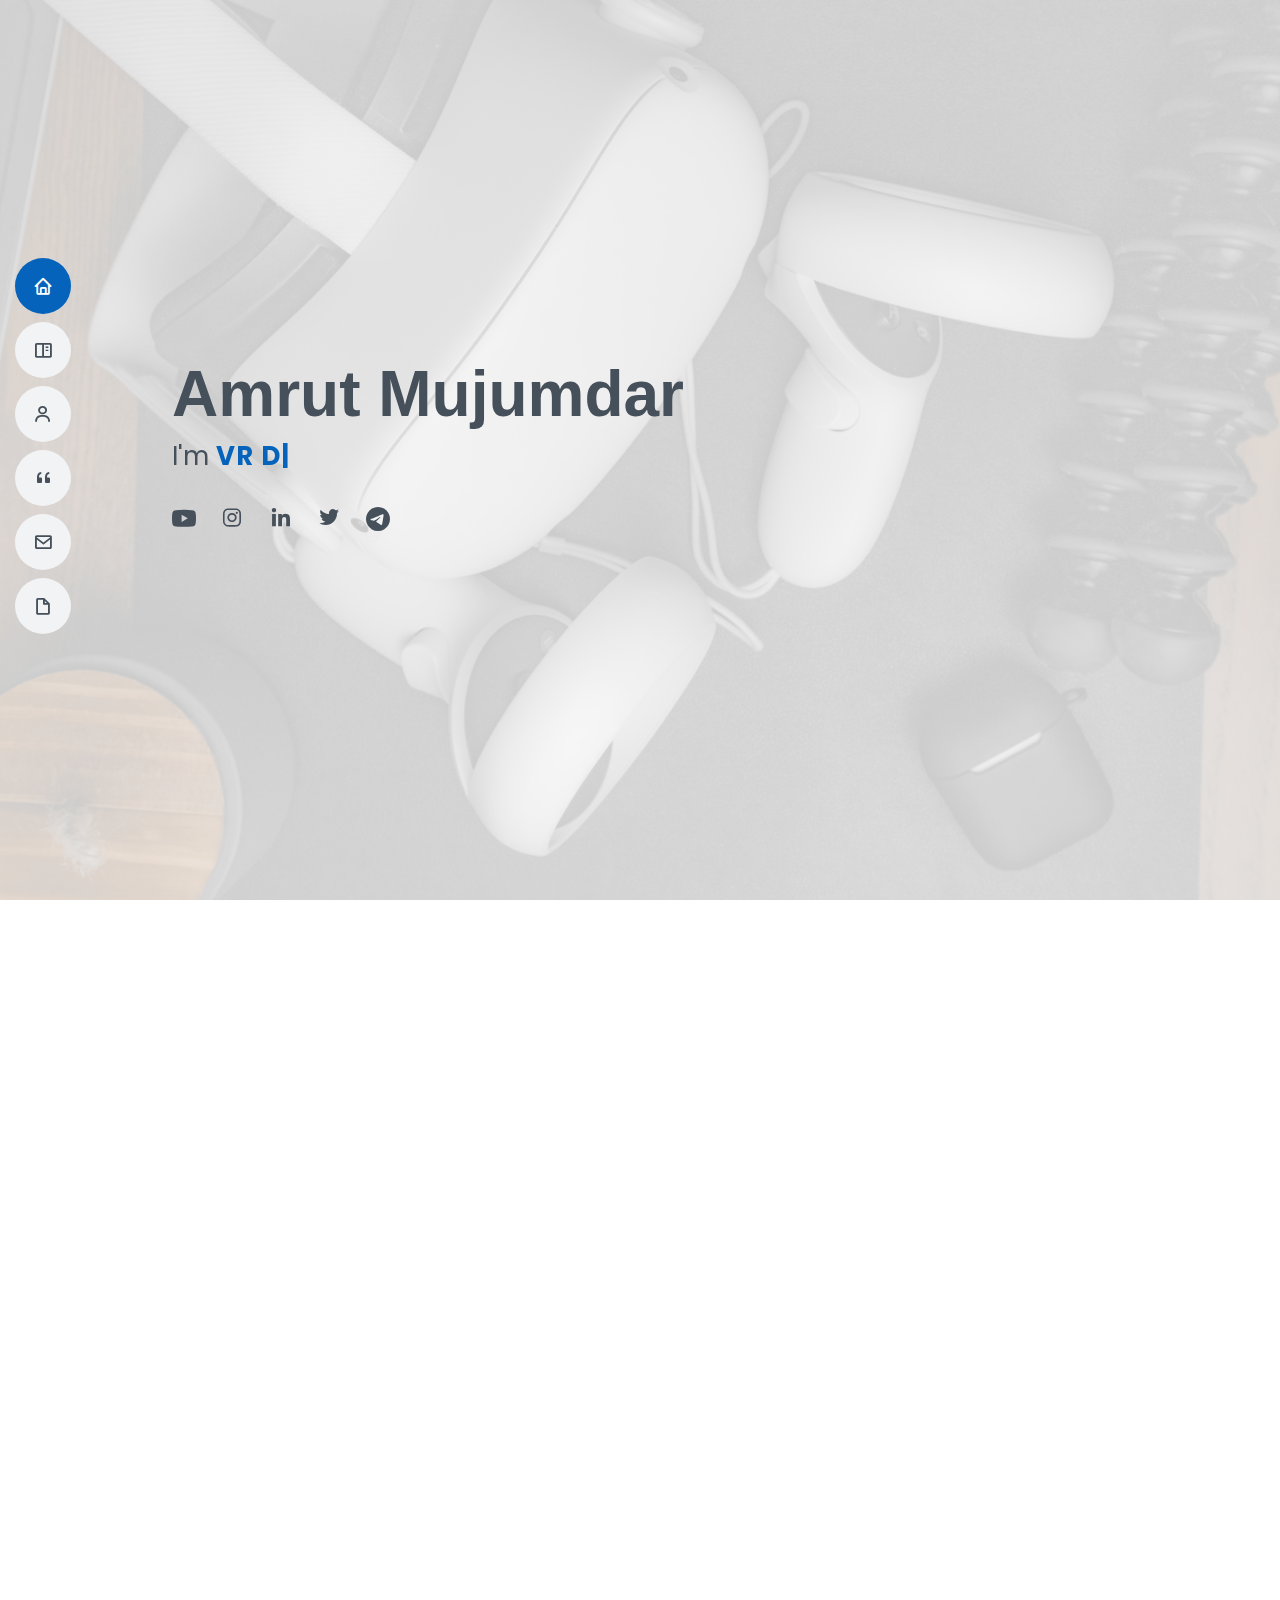
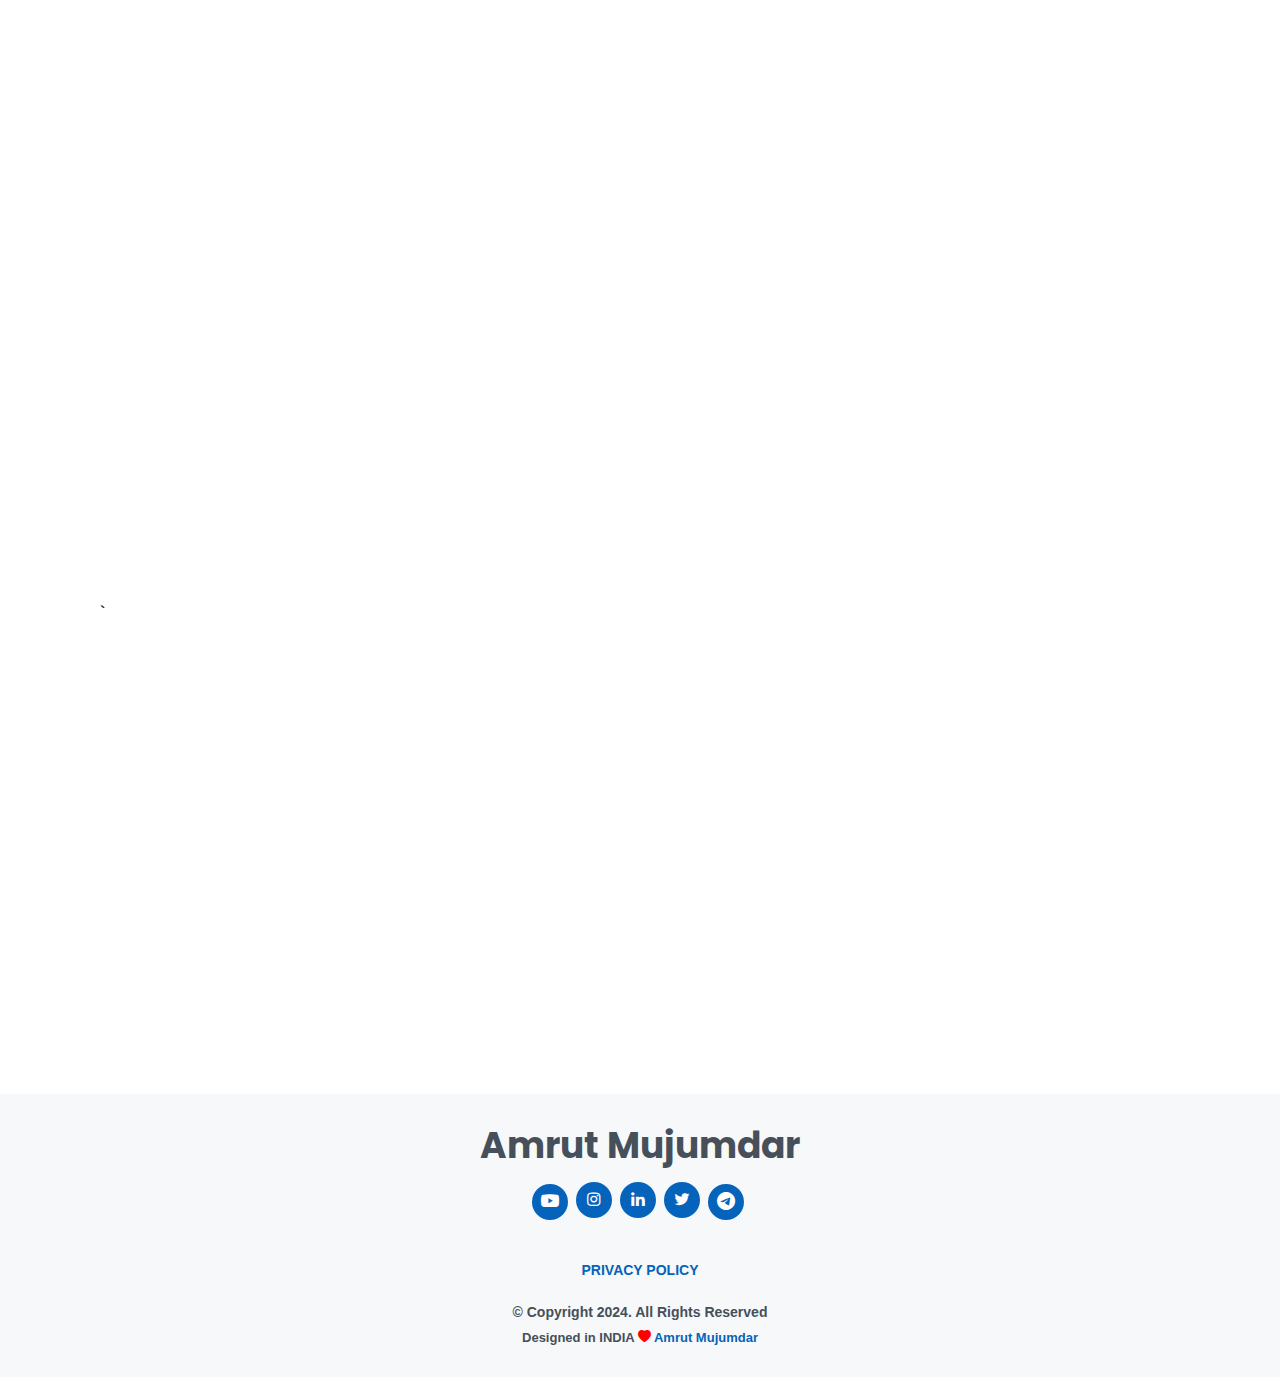
<file: index.html>
<!DOCTYPE html>
<html lang="en">

<head>
  <meta charset="utf-8">
  <meta content="width=device-width, initial-scale=1.0" name="viewport">

  <title>Amrut Mujumdar - AR/VR, Unity &amp; Game Developer</title>
  <meta content="" name="I'm Amrut, your go-to expert in Game Design and AR/VR Development. Specializing in Unity for interactive storytelling, augmented reality, and virtual reality projects, I bring over 2+ years of hands-on experience. Let's push the boundaries of what's possible in extended reality and game development together!">

  <meta content="Game Developer, Design, AR/VR Development, Unity Developer, Unity3D, Unity2D, Vuforia, Meta Quest, Interactive Storytelling, Augmented Reality, Virtual Reality, Extended Reality, Immersive Digital Experiences, Metaverse, Game Mechanics, Digital Worlds Creation, Mixed Reality Games, 3D Game Development, Technology Innovation, AR/VR Enthusiast, Mixed Reality" name="keywords">


  <!-- Favicons -->
  <link href="assets/img/amrut-favicon.jpg" rel="icon">
  <link href="assets/img/amrut-favicon.jpg" rel="apple-touch-icon">

  <!-- Google Fonts -->
  <link href="https://fonts.googleapis.com/css?family=Poppins:300,300i,400,400i,600,600i,700,700i|Poppins:300,300i,400,400i,500,500i,600,600i,700,700i|Poppins:300,300i,400,400i,500,500i,600,600i,700,700i" rel="stylesheet">

  <!-- Vendor CSS Files -->
  <link href="assets/vendor/aos/aos.css" rel="stylesheet">
  <link href="assets/vendor/bootstrap/css/bootstrap.min.css" rel="stylesheet">
  <link href="assets/vendor/bootstrap-icons/bootstrap-icons.css" rel="stylesheet">
  <link href="assets/vendor/boxicons/css/boxicons.min.css" rel="stylesheet">
  <link href="assets/vendor/glightbox/css/glightbox.min.css" rel="stylesheet">
  <link href="assets/vendor/swiper/swiper-bundle.min.css" rel="stylesheet">

  <!-- Template Main CSS File -->
  <link href="assets/css/style.css" rel="stylesheet">

 
</head>

<body>

  <!-- ======= Mobile nav toggle button ======= -->
  <!-- <button type="button" class="mobile-nav-toggle d-xl-none"><i class="bi bi-list mobile-nav-toggle"></i></button> -->
  <i class="bi bi-list mobile-nav-toggle d-lg-none"></i>
  <!-- ======= Header ======= -->
  <header id="header" class="d-flex flex-column justify-content-center">

    <nav id="navbar" class="navbar nav-menu">
      <ul>
        <li><a href="#hero" class="nav-link scrollto active"><i class="bx bx-home"></i> <span>Home</span></a></li>
        <li><a href="#portfolio" class="nav-link scrollto"><i class="bx bx-book-content"></i> <span>Portfolio</span></a></li>
        <li><a href="#about" class="nav-link scrollto"><i class="bx bx-user"></i> <span>About</span></a></li>      
        <li><a href="#testimonials" class="nav-link scrollto"><i class="bi bi-quote"></i> <span>Testimonials</span></a></li>                 
        <!-- <li><a href="#services" class="nav-link scrollto"><i class="bx bx-server"></i> <span>Services</span></a></li> -->
        <li><a href="#contact" class="nav-link scrollto"><i class="bx bx-envelope"></i> <span>Contact</span></a></li>
        <li><a href="assets/img/Amrut Mujumdar.pdf" download="Amrut Mujumdar.pdf" class="nav-link scrollto"><i class="bx bx-file-blank"></i> <span>Resume</span></a></li>

      </ul>
    </nav><!-- .nav-menu -->

  </header><!-- End Header -->

  <!-- ======= Hero Section ======= -->
  <section id="hero" class="d-flex flex-column justify-content-center">
    <div class="container" data-aos="zoom-in" data-aos-delay="100">
      <h1>Amrut Mujumdar</h1>
      <p>I'm <b><span class="typed" data-typed-items="VR Developer, Game Developer, Designer, Entrepreneur"></span></p>
      <div class="social-links">
        <a href="https://www.youtube.com/@artmxr" class="bi-youtube" target="_blank"><i class="bi bxl-youtube"></i></a>
        <a href="https://www.instagram.com/art._.mxr" class="instagram" target="_blank"><i class="bx bxl-instagram"></i></a>
        <a href="https://www.linkedin.com/in/amrut-mujumdar" class="linkedin" target="_blank"><i class="bx bxl-linkedin"></i></a>
        <a href="https://twitter.com/amrutmuj" class="twitter" target="_blank"><i class="bx bxl-twitter"></i></a>
        <a href="https://t.me/amrutmuj" class="telegram" target="_blank"><i class="bi bi-telegram"></i></a>
        <!-- <a href="#" class="facebook"><i class="bx bxl-facebook"></i></a> -->              
        
      </div>
    </div>
  </section><!-- End Hero -->

  <main id="main">

    <!-- ======= Portfolio Section ======= -->
    <section id="portfolio" class="portfolio section-bg">
      <div class="container" data-aos="fade-up">

        <div class="section-title">
          <h2>Portfolio</h2>
          
        </div>

        <div class="row">
          <div class="col-lg-12 d-flex justify-content-center" data-aos="fade-up" data-aos-delay="100">
            <ul id="portfolio-flters">
              <li data-filter="*" class="filter-active">All</li>
              <li data-filter=".filter-ar">AR</li>
              <li data-filter=".filter-vr">VR</li>
              <li data-filter=".filter-game">Game</li>
              <li data-filter=".filter-app">App</li>
            </ul>
          </div>
        </div>

        <div class="row portfolio-container" data-aos="fade-up" data-aos-delay="200">

          <div class="col-lg-4 col-md-6 portfolio-item filter-app">
            <div class="portfolio-wrap">
              <img src="assets/img/portfolio/WalkThrough GamePlay (WTG).png" class="img-fluid" alt="">
              <div class="portfolio-info">
                <h4>WalkThrough GamePlay (WTG)</h4>
                <p>App</p>
                <div class="portfolio-links">
                  <a href="https://amrutmuj.itch.io/wtg"  target="_blank"><i class="bx bx-link"></i></a>
                  <a href="wtg.html" class="portfolio-details-lightbox" data-glightbox="type: external" title="Portfolio Details"><i class="bx bx-slideshow"></i></a>
                </div>
              </div>
            </div>
          </div>

          <div class="col-lg-4 col-md-6 portfolio-item filter-game filter-ar">
            <div class="portfolio-wrap">
              <img src="assets/img/portfolio/arvc.jpg" class="img-fluid" alt="">
              <div class="portfolio-info">
                <h4>AR Business Card</h4>
                <p>Augmented Reality</p>
                <div class="portfolio-links">
                  <a href="https://github.com/amrutmuj/Business_Card_AR"  target="_blank"><i class="bx bx-link"></i></a>
                  <a href="arvc.html" class="portfolio-details-lightbox" data-glightbox="type: external" title="Portfolio Details"><i class="bx bx-slideshow"></i></a>
                </div>
              </div>
            </div>
          </div>

          <div class="col-lg-4 col-md-6 portfolio-item filter-game filter-vr">
            <div class="portfolio-wrap">
              <img src="assets/img/portfolio/NightmareReborn.jpg" class="img-fluid" alt="">
              <div class="portfolio-info">
                <h4>Nightmare Reborn</h4>
                <p>Virtual Reality Game</p>
                <div class="portfolio-links">
                  <a href="https://amrutmuj.itch.io/nightmare-reborn-2-vr"  target="_blank"><i class="bx bx-link"></i></a>
                  <a href="nightmarereborn.html" class="portfolio-details-lightbox" data-glightbox="type: external" title="Portfolio Details"><i class="bx bx-slideshow"></i></a>
                </div>
              </div>
            </div>
          </div>  

          <div class="col-lg-4 col-md-6 portfolio-item filter-game filter-app">
            <div class="portfolio-wrap">
              <img src="assets/img/portfolio/Carealm.png" class="img-fluid" alt="">
              <div class="portfolio-info">
                <h4>Carealm</h4>
                <p>Car Racing Game</p>
                <div class="portfolio-links">
                  <a href="https://amrutmuj.itch.io/carealm"  target="_blank"><i class="bx bx-link"></i></a>
                  <a href="carealm.html" class="portfolio-details-lightbox" data-glightbox="type: external" title="Portfolio Details"><i class="bx bx-slideshow"></i></a>
                </div>
              </div>
            </div>
          </div>

          <div class="col-lg-4 col-md-6 portfolio-item filter-app filter-game filter-ar">
            <div class="portfolio-wrap">
              <img src="assets/img/portfolio/BallRealm.png" class="img-fluid" alt="">
              <div class="portfolio-info">
                <h4>Ball Realm</h4>
                <p>Mixed Reality Game</p>
                <div class="portfolio-links">                  
                  <a href="ballrealm.html" class="portfolio-details-lightbox" data-glightbox="type: external" title="Portfolio Details"><i class="bx bx-slideshow"></i></a>
                </div>
              </div>
            </div>
          </div>

                
          <div class="col-lg-4 col-md-6 portfolio-item filter-app  filter-ar">
            <div class="portfolio-wrap">
              <img src="assets/img/portfolio/ARTryOnWatch.jpg" class="img-fluid" alt="">
              <div class="portfolio-info">
                <h4>AR Try-On Watch</h4>
                <p>Augmented Reality Concept</p>
                <div class="portfolio-links">                  
                  <a href="artryonwatch.html" class="portfolio-details-lightbox" data-glightbox="type: external" title="Portfolio Details"><i class="bx bx-slideshow"></i></a>
                </div>
              </div>
            </div>
          </div>

        </div>

      </div>
    </section>
    <!-- End Portfolio Section -->

    <!-- ======= About Section ======= -->
    <meta name="about:title" content="About">
    <meta name="about:description" content="Discover the story of Amrut. Learn about his journey, interests, and the projects that define his expertise.">
    <meta property="og:url" content="https://amrutmujumdar.com/#about">

    <section id="about" class="about">
    <div class="container" data-aos="fade-up">

    <div class="section-title">
    <h2>About</h2>
    </div>

    <div class="row">
    <div class="col-lg-4">
        <img src="assets/img/amrut-profile.png" class="img-fluid" alt="">
    </div>
    <div class="col-lg-8 pt-4 pt-lg-0 content">
        <h3>AR/VR, Unity &amp; Game Developer.</h3>
        <p style="font-size: medium; font-weight: 500; font-style: italic;">
            Dynamic Augmented, Virtual Reality and Game Developer with over 2+ years of hands-on experience crafting immersive digital experiences.
        </p>
        <p style="font-size: medium; font-weight: 500;">
            From conceptualizing groundbreaking VR environments to developing engaging game mechanics, I specialize in blending innovation with cutting-edge technology. Passionate about pushing boundaries in interactive storytelling and creating memorable user journeys from ideation to execution.
        </p>

        <p style="font-size: medium; font-weight: 500;">
          Every day, I get a kick out of creating awesome interactive stories people love. With 2+ years under my belt, I've crafted some neat games and VR experiences using Unity. 
        </p>

        <p style="font-size: medium; font-weight: 500; font-style: italic;">Always hunting for the next big thing! Ready to team up and make something epic? Let's do it!
        </p>

        <br>
        <!-- Button for Resume -->
        <a href="assets/img/Amrut Mujumdar.pdf" download="Amrut Mujumdar.pdf" class="btn btn-primary me-2 rounded-pill" style="background-color: #0563bb;">Learn More</a>


        <!-- Button for Contact -->
        <a href="#contact" class="btn btn-primary me-2 rounded-pill" style="background-color: #a3a3a3; border-color: #a3a3a3;" >Contact</a>
    </div>
    </div>


  </div>
    </section>
    <!-- End About Section -->

    <!-- ======= Skills Section ======= -->
    <section id="skills" class="skills section-bg">
      <div class="container" data-aos="fade-up">

        <div class="section-title" >
          <h2 style="text-align: center;">Skills</h2>
          <p style="font-size: medium; font-weight: 500; font-style: italic;">I craft immersive experiences with <b>Unity</b> and dive deep into the realms of <b>Meta Quest VR</b> and <b>Spark AR</b>.</p>
          
          <p style="font-size: medium; font-weight: 500; font-style: italic;">When it comes to coding, <b>C#</b> is my jam, and I'm always exploring new horizons with <b>Firebase</b> and <b>Azure</b>.</p>
          
          <p style="font-size: medium; font-weight: 500; font-style: italic;">On the design front, <b>Photoshop</b> is my canvas, <b>Figma</b> my playground, and Blender? That's where I bring ideas to life in 3D.</p>
      </div>
      
      
      
      

        <div class="row skills-content">

          <div class="col-lg-6">

            <div class="progress">
              <span class="skill">Unity<i class="val"></i></span>
              <div class="progress-bar-wrap">
                <div class="progress-bar" role="progressbar" aria-valuenow="83" aria-valuemin="0" aria-valuemax="100"></div>
              </div>
            </div>

            <div class="progress">
              <span class="skill">Game Development <i class="val"></i></span>
              <div class="progress-bar-wrap">
                <div class="progress-bar" role="progressbar" aria-valuenow="75" aria-valuemin="0" aria-valuemax="100"></div>
              </div>
            </div>

            <div class="progress">
              <span class="skill"> Meta Quest - VR <i class="val"></i></span>
              <div class="progress-bar-wrap">
                <div class="progress-bar" role="progressbar" aria-valuenow="69" aria-valuemin="0" aria-valuemax="100"></div>
              </div>
            </div>

            <div class="progress">
              <span class="skill">Spark AR <i class="val"></i></span>
              <div class="progress-bar-wrap">
                <div class="progress-bar" role="progressbar" aria-valuenow="68" aria-valuemin="0" aria-valuemax="100"></div>
              </div>
            </div>

            <div class="progress">
              <span class="skill">AR Foundation<i class="val"></i></span>
              <div class="progress-bar-wrap">
                <div class="progress-bar" role="progressbar" aria-valuenow="40" aria-valuemin="0" aria-valuemax="100"></div>
              </div>
            </div>
            

          </div>

          <div class="col-lg-6">

            <div class="progress">
              <span class="skill">C# <i class="val"></i></span>
              <div class="progress-bar-wrap">
                <div class="progress-bar" role="progressbar" aria-valuenow="80" aria-valuemin="0" aria-valuemax="100"></div>
              </div>
            </div>

            <div class="progress">
              <span class="skill">Firebase | Azure<i class="val"></i></span>
              <div class="progress-bar-wrap">
                <div class="progress-bar" role="progressbar" aria-valuenow="75" aria-valuemin="0" aria-valuemax="100"></div>
              </div>
            </div>

            <div class="progress">
              <span class="skill">Photoshop <i class="val"></i></span>
              <div class="progress-bar-wrap">
                <div class="progress-bar" role="progressbar" aria-valuenow="65" aria-valuemin="0" aria-valuemax="100"></div>
              </div>
            </div>

            <div class="progress">
              <span class="skill">Figma <i class="val"></i></span>
              <div class="progress-bar-wrap">
                <div class="progress-bar" role="progressbar" aria-valuenow="55" aria-valuemin="0" aria-valuemax="100"></div>
              </div>
            </div>

            <div class="progress">
              <span class="skill">Blender <i class="val"></i></span>
              <div class="progress-bar-wrap">
                <div class="progress-bar" role="progressbar" aria-valuenow="42" aria-valuemin="0" aria-valuemax="100"></div>
              </div>
            </div>

          </div>

        </div>

      </div>
    </section>
    <!-- End Skills Section -->

    <!-- ======= Testimonials Section ======= -->
    <section id="testimonials" class="testimonials section-bg">
      <div class="container" data-aos="fade-up">

        <div class="section-title">
          <h2>Testimonials</h2>
        </div>

        <div class="testimonials-slider swiper" data-aos="fade-up" data-aos-delay="5000">
          <div class="swiper-wrapper">

            <div class="swiper-slide">
              <div class="testimonial-item">
                <img src="assets/img/testimonials/Sarthak.png" class="testimonial-img" alt="">
                <h3>Sarthak Joshi</h3>
                <h4>Entrepreneur</h4>
                <p style="font-size: medium; font-weight: 500;">
                  <i class="bx bxs-quote-alt-left quote-icon-left"></i>
                  Amrut is an incredibly dynamic individual, brimming with enthusiasm and a relentless drive to conquer challenges. His unwavering determination fuels his ability to tackle problems head-on, committed to finding solutions under any circumstances. His expertise spans across AR/VR Development and Game Development, showcasing a profound understanding of these domains. Moreover, his extensive knowledge of digital marketing tools empowers him to craft effective strategies, seamlessly connecting product development with strategic marketing initiatives. Amrut grasps the intricate interplay between design, development, and deployment, demonstrating a holistic approach to project execution.
                  <i class="bx bxs-quote-alt-right quote-icon-right"></i>
                </p>
              </div>
            </div>
            <!-- End testimonial item -->

            <!-- <div class="swiper-slide">
              <div class="testimonial-item">
                <img src="assets/img/testimonials/testimonials-2.jpg" class="testimonial-img" alt="">
                <h3>Sara Wilsson</h3>
                <h4>Designer</h4>
                <p>
                  <i class="bx bxs-quote-alt-left quote-icon-left"></i>
                  Export tempor illum tamen malis malis eram quae irure esse labore quem cillum quid cillum eram malis quorum velit fore eram velit sunt aliqua noster fugiat irure amet legam anim culpa.
                  <i class="bx bxs-quote-alt-right quote-icon-right"></i>
                </p>
              </div>
            </div> -->
            <!-- End testimonial item -->

            

          </div>
          <div class="swiper-pagination"></div>
        </div>

      </div>
    </section>
    <!-- End Testimonials Section -->

    <!-- ======= Contact Section ======= -->
    
`   <section id="contact" class="contact">
    <meta property="og:title" content="Contact Me">
    <meta property="og:description" content="Get in touch with Amrut. Reach out for collaborations, discussions, or inquiries about his innovative projects.">
    <meta property="og:url" content="https://amrutmujumdar.com/#contact">

    <div class="container mx-auto" data-aos="fade-up">

    <div class="section-title">
      <h2>Contact</h2>
    </div>

    <div class="d-flex justify-content-center mt-1"> <!-- Flex container for centering -->
      <div class="ce">
        <div class="info">
          <div class="address">
            <i class="bi bi-geo-alt"></i>
            <h4>Location:</h4>
            <p>INDIA</p>
          </div>
    
          <div class="email">
            <i class="bi bi-envelope"></i>
            <h4>Email:</h4>
            <a href="mailto:muj.amrut@gmail.com" class="telegram" target="_blank"><p>muj.amrut@gmail.com</p></a>
          </div>
    
          <div class="email">
            <i class="bi bi-telegram"></i>
            <h4>Telegram:</h4>
            <a href="https://t.me/amrutmuj" class="telegram" target="_blank"><p>amrutmuj</p></a>
          </div>
        </div>
      </div>
    </div>
    
      </div>
    </section>
    <!-- End Contact Section -->

  </main><!-- End #main -->

  <!-- ======= Footer ======= -->
  <footer id="footer">
    <div class="container">
      <h3>Amrut Mujumdar</h3>
      
      <div class="social-links">
        <a href="https://www.youtube.com/@artmxr" class="bi-youtube" target="_blank"><i class="bi bxl-youtube"></i></a>
        <a href="https://www.instagram.com/art._.mxr" class="instagram" target="_blank"><i class="bx bxl-instagram"></i></a>
        <a href="https://www.linkedin.com/in/amrut-mujumdar" class="linkedin" target="_blank"><i class="bx bxl-linkedin"></i></a>
        <a href="https://twitter.com/amrutmuj" class="twitter" target="_blank"><i class="bx bxl-twitter"></i></a>
        <a href="https://t.me/amrutmuj" class="telegram" target="_blank"><i class="bi bi-telegram"></i></a>
        <!-- <a href="#" class="facebook"><i class="b   x bxl-facebook"></i></a> -->        
      </div>
      <div class="footer-links">
        <a href="/privacy-policy" target="_blank">PRIVACY POLICY</a>
      </div>  

      <br>

      <div class="copyright">
        &copy; Copyright <strong><span>2024</span></strong>. All Rights Reserved
      </div>
      <div class="credits">
        
        Designed in INDIA <i class="bi bi-heart-fill" style="color: red;"></i> <a href="#">Amrut Mujumdar</a>
      </div>
    </div>
  </footer><!-- End Footer -->

  <div id="preloader"></div>
  <a href="#" class="back-to-top d-flex align-items-center justify-content-center"><i class="bi bi-arrow-up-short"></i></a>

  <!-- Vendor JS Files -->
  <script src="assets/vendor/purecounter/purecounter_vanilla.js"></script>
  <script src="assets/vendor/aos/aos.js"></script>
  <script src="assets/vendor/bootstrap/js/bootstrap.bundle.min.js"></script>
  <script src="assets/vendor/glightbox/js/glightbox.min.js"></script>
  <script src="assets/vendor/isotope-layout/isotope.pkgd.min.js"></script>
  <script src="assets/vendor/swiper/swiper-bundle.min.js"></script>
  <script src="assets/vendor/typed.js/typed.umd.js"></script>
  <script src="assets/vendor/waypoints/noframework.waypoints.js"></script>
  <script src="assets/vendor/php-email-form/validate.js"></script>

  <!-- Template Main JS File -->
  <script src="assets/js/main.js"></script>

</body>

</html>
</file>
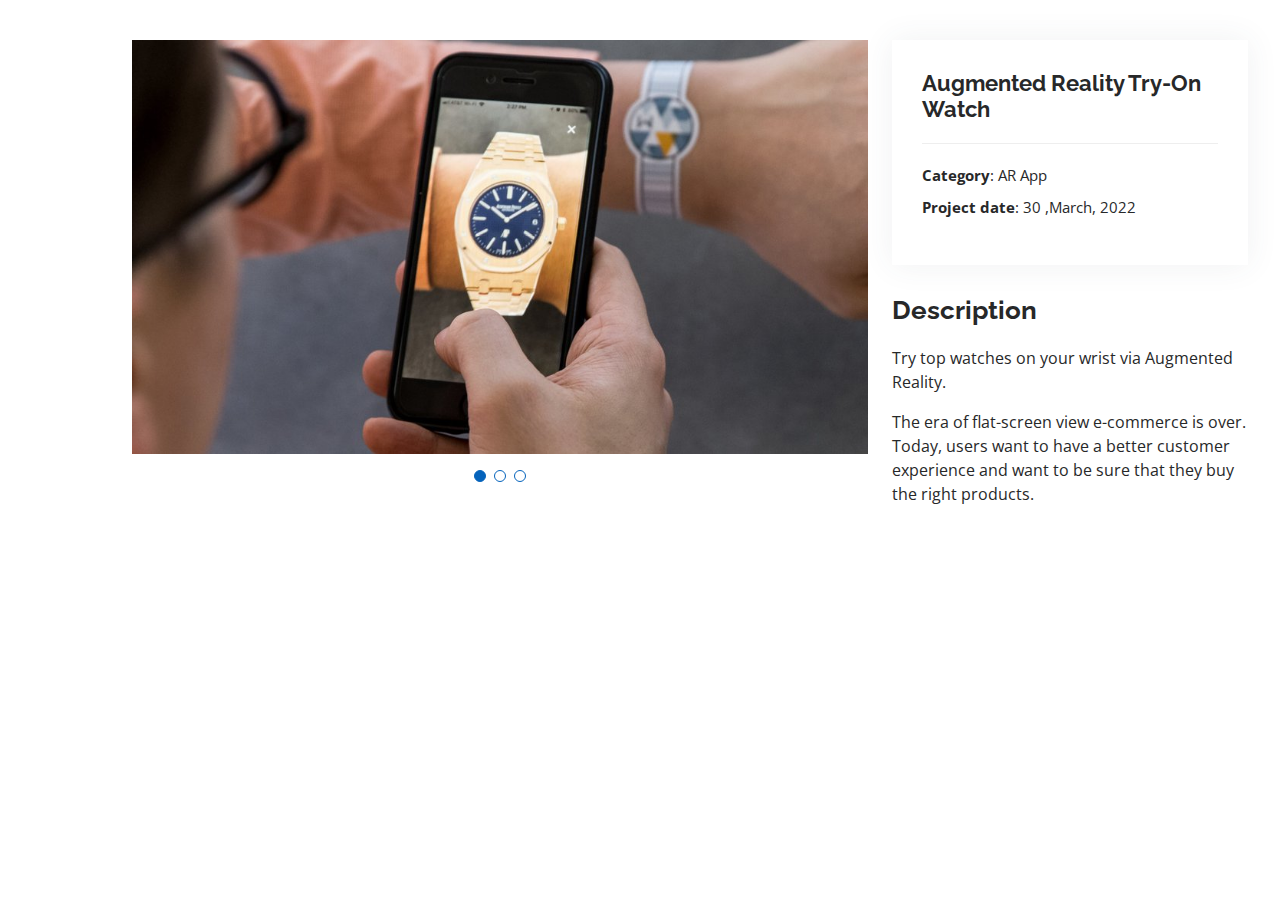
<file: artryonwatch.html>
<!DOCTYPE html>
<html lang="en">

<head>
  <meta charset="utf-8">
  <meta content="width=device-width, initial-scale=1.0" name="viewport">

  <title>Amrut Mujumdar - AR/VR &amp; Game Developer</title>
  <meta content="" name="I'm Amrut, your go-to expert in Game Design and AR/VR Development. Specializing in Unity for interactive storytelling, augmented reality, and virtual reality projects, I bring over 2+ years of hands-on experience. Let's push the boundaries of what's possible in extended reality and game development together!">

  <meta content="Game Developer, Design, AR/VR Development, Unity Developer, Unity3D, Unity2D, Vuforia, Meta Quest, Interactive Storytelling, Augmented Reality, Virtual Reality, Extended Reality, Immersive Digital Experiences, Metaverse, Game Mechanics, Digital Worlds Creation, Mixed Reality Games, 3D Game Development, Technology Innovation, AR/VR Enthusiast, Mixed Reality" name="keywords">

  <!-- Favicons -->
  <link href="assets/img/amrut-favicon.jpg" rel="icon">
  <link href="assets/img/amrut-favicon.jpg" rel="apple-touch-icon">

  <!-- Google Fonts -->
  <link href="https://fonts.googleapis.com/css?family=Open+Sans:300,300i,400,400i,600,600i,700,700i|Raleway:300,300i,400,400i,500,500i,600,600i,700,700i|Poppins:300,300i,400,400i,500,500i,600,600i,700,700i" rel="stylesheet">

  <!-- Vendor CSS Files -->
  <link href="assets/vendor/aos/aos.css" rel="stylesheet">
  <link href="assets/vendor/bootstrap/css/bootstrap.min.css" rel="stylesheet">
  <link href="assets/vendor/bootstrap-icons/bootstrap-icons.css" rel="stylesheet">
  <link href="assets/vendor/boxicons/css/boxicons.min.css" rel="stylesheet">
  <link href="assets/vendor/glightbox/css/glightbox.min.css" rel="stylesheet">
  <link href="assets/vendor/swiper/swiper-bundle.min.css" rel="stylesheet">

  <!-- Template Main CSS File -->
  <link href="assets/css/style.css" rel="stylesheet">

</head>

<body>

  <main id="main">

    <!-- ======= Portfolio Details Section ======= -->
    <section id="portfolio-details" class="portfolio-details">
      <div class="container">

        <div class="row gy-4">

          <div class="col-lg-8">
            <div class="portfolio-details-slider swiper" data-autoplay="true" data-delay="3000">
                <div class="swiper-wrapper align-items-center">
        
                    <div class="swiper-slide">
                        <img src="assets/img/portfolio/ARWatch/1.jpg" alt="">
                    </div>
        
                    <div class="swiper-slide">
                      <!-- YouTube Video 1 -->
                      <iframe width="100%" height="315" src="https://www.youtube.com/embed/E-_hgwr_ALE?si=us89PsaVrjz9uvCL" title="AR Try-On Watch | Choose your Rolex" frameborder="0" allowfullscreen></iframe>
                  </div>
                  
                  <div class="swiper-slide">
                    <!-- YouTube Video 2 -->
                    <iframe width="100%" height="315" src="https://www.youtube.com/embed/otBojX89UQ4?si=UYurm-uw5laHshpC" title="Try On Watch: Unity & Vuforia" frameborder="0" allowfullscreen></iframe>
                </div>
        
                </div>
                <div class="swiper-pagination"></div>
            </div>
        </div>
        

          <div class="col-lg-4">
            <div class="portfolio-info">
              <h3>Augmented Reality Try-On Watch</h3>
              <ul>
                <li><strong>Category</strong>: AR App</li>
                <li><strong>Project date</strong>: 30 ,March, 2022</li>
                
              </ul>
            </div>
            <div class="portfolio-description">
              <h2>Description</h2>
              <p>
                Try top watches on your wrist via Augmented Reality.
              </p>

              <p>The era of flat-screen view e-commerce is over. Today, users want to have a better customer experience and want to be sure that they buy the right products. </p>

            </div>
          </div>

        </div>

      </div>
    </section><!-- End Portfolio Details Section -->

  </main><!-- End #main -->

  <div id="preloader"></div>
  <a href="#" class="back-to-top d-flex align-items-center justify-content-center"><i class="bi bi-arrow-up-short"></i></a>

  <!-- Vendor JS Files -->
  <script src="assets/vendor/purecounter/purecounter_vanilla.js"></script>
  <script src="assets/vendor/aos/aos.js"></script>
  <script src="assets/vendor/bootstrap/js/bootstrap.bundle.min.js"></script>
  <script src="assets/vendor/glightbox/js/glightbox.min.js"></script>
  <script src="assets/vendor/isotope-layout/isotope.pkgd.min.js"></script>
  <script src="assets/vendor/swiper/swiper-bundle.min.js"></script>
  <script src="assets/vendor/typed.js/typed.umd.js"></script>
  <script src="assets/vendor/waypoints/noframework.waypoints.js"></script>
  <script src="assets/vendor/php-email-form/validate.js"></script>

  <!-- Template Main JS File -->
  <script src="assets/js/main.js"></script>

</body>

</html>
</file>
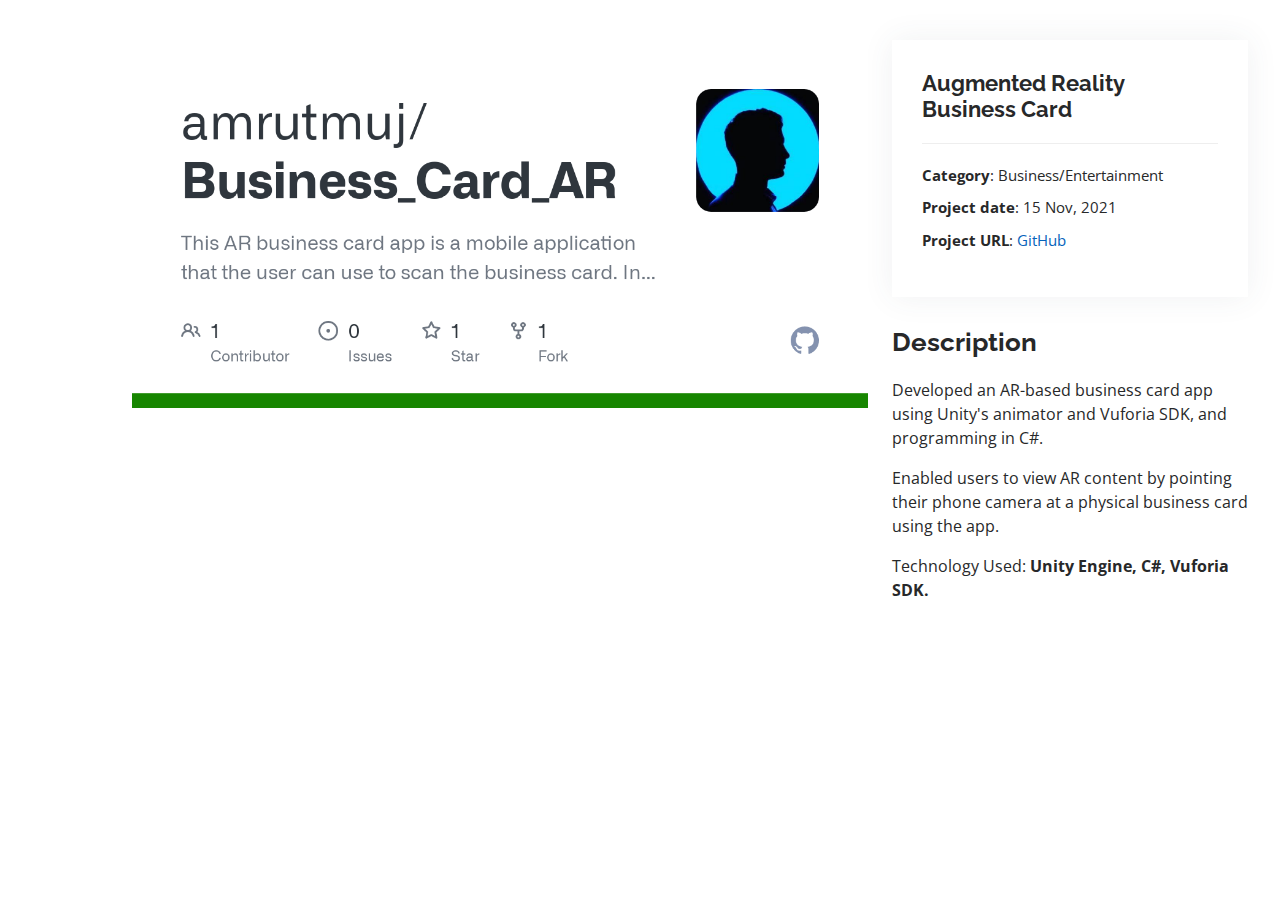
<file: arvc.html>
<!DOCTYPE html>
<html lang="en">

<head>
  <meta charset="utf-8">
  <meta content="width=device-width, initial-scale=1.0" name="viewport">

  <title>Amrut Mujumdar - AR/VR, Unity &amp; Game Developer</title>
  <meta content="" name="description">
  <meta content="" name="keywords">

  <!-- Favicons -->
  <link href="assets/img/amrut-favicon.jpg" rel="icon">
  <link href="assets/img/amrut-favicon.jpg" rel="apple-touch-icon">

  <!-- Google Fonts -->
  <link href="https://fonts.googleapis.com/css?family=Open+Sans:300,300i,400,400i,600,600i,700,700i|Raleway:300,300i,400,400i,500,500i,600,600i,700,700i|Poppins:300,300i,400,400i,500,500i,600,600i,700,700i" rel="stylesheet">

  <!-- Vendor CSS Files -->
  <link href="assets/vendor/aos/aos.css" rel="stylesheet">
  <link href="assets/vendor/bootstrap/css/bootstrap.min.css" rel="stylesheet">
  <link href="assets/vendor/bootstrap-icons/bootstrap-icons.css" rel="stylesheet">
  <link href="assets/vendor/boxicons/css/boxicons.min.css" rel="stylesheet">
  <link href="assets/vendor/glightbox/css/glightbox.min.css" rel="stylesheet">
  <link href="assets/vendor/swiper/swiper-bundle.min.css" rel="stylesheet">

  <!-- Template Main CSS File -->
  <link href="assets/css/style.css" rel="stylesheet">

</head>

<body>

  <main id="main">

    <!-- ======= Portfolio Details Section ======= -->
    <section id="portfolio-details" class="portfolio-details">
      <div class="container">

        <div class="row gy-4">

          <div class="col-lg-8">
            <div class="portfolio-details-slider swiper" data-autoplay="true" data-delay="3000">
                <div class="swiper-wrapper align-items-center">
        
                    <div class="swiper-slide">
                        <img src="assets/img/portfolio/ARVC/Business_Card_AR (1).png" alt="">
                    </div>
        
                </div>
                <div class="swiper-pagination"></div>
            </div>
        </div>
        

          <div class="col-lg-4">
            <div class="portfolio-info">
              <h3>Augmented Reality Business Card</h3>
              <ul>
                <li><strong>Category</strong>: Business/Entertainment</li>
                <li><strong>Project date</strong>: 15 Nov, 2021</li>
                <li><strong>Project URL</strong>: <a href="https://github.com/amrutmuj/Business_Card_AR" target="_blank">GitHub</a></li>
                
              </ul>
            </div>
            <div class="portfolio-description">
              <h2>Description</h2>
              <p>Developed an AR-based business card app using Unity's animator and Vuforia SDK, and programming in C#. </p>
                <p>Enabled users to view AR content by pointing their phone camera at a physical business card using the app.</p>
               <p> Technology Used: <b>Unity Engine, C#, Vuforia SDK.</b></p>


            </div>
          </div>

        </div>

      </div>
    </section><!-- End Portfolio Details Section -->

  </main><!-- End #main -->

  <div id="preloader"></div>
  <a href="#" class="back-to-top d-flex align-items-center justify-content-center"><i class="bi bi-arrow-up-short"></i></a>

  <!-- Vendor JS Files -->
  <script src="assets/vendor/purecounter/purecounter_vanilla.js"></script>
  <script src="assets/vendor/aos/aos.js"></script>
  <script src="assets/vendor/bootstrap/js/bootstrap.bundle.min.js"></script>
  <script src="assets/vendor/glightbox/js/glightbox.min.js"></script>
  <script src="assets/vendor/isotope-layout/isotope.pkgd.min.js"></script>
  <script src="assets/vendor/swiper/swiper-bundle.min.js"></script>
  <script src="assets/vendor/typed.js/typed.umd.js"></script>
  <script src="assets/vendor/waypoints/noframework.waypoints.js"></script>
  <script src="assets/vendor/php-email-form/validate.js"></script>

  <!-- Template Main JS File -->
  <script src="assets/js/main.js"></script>

</body>

</html>
</file>
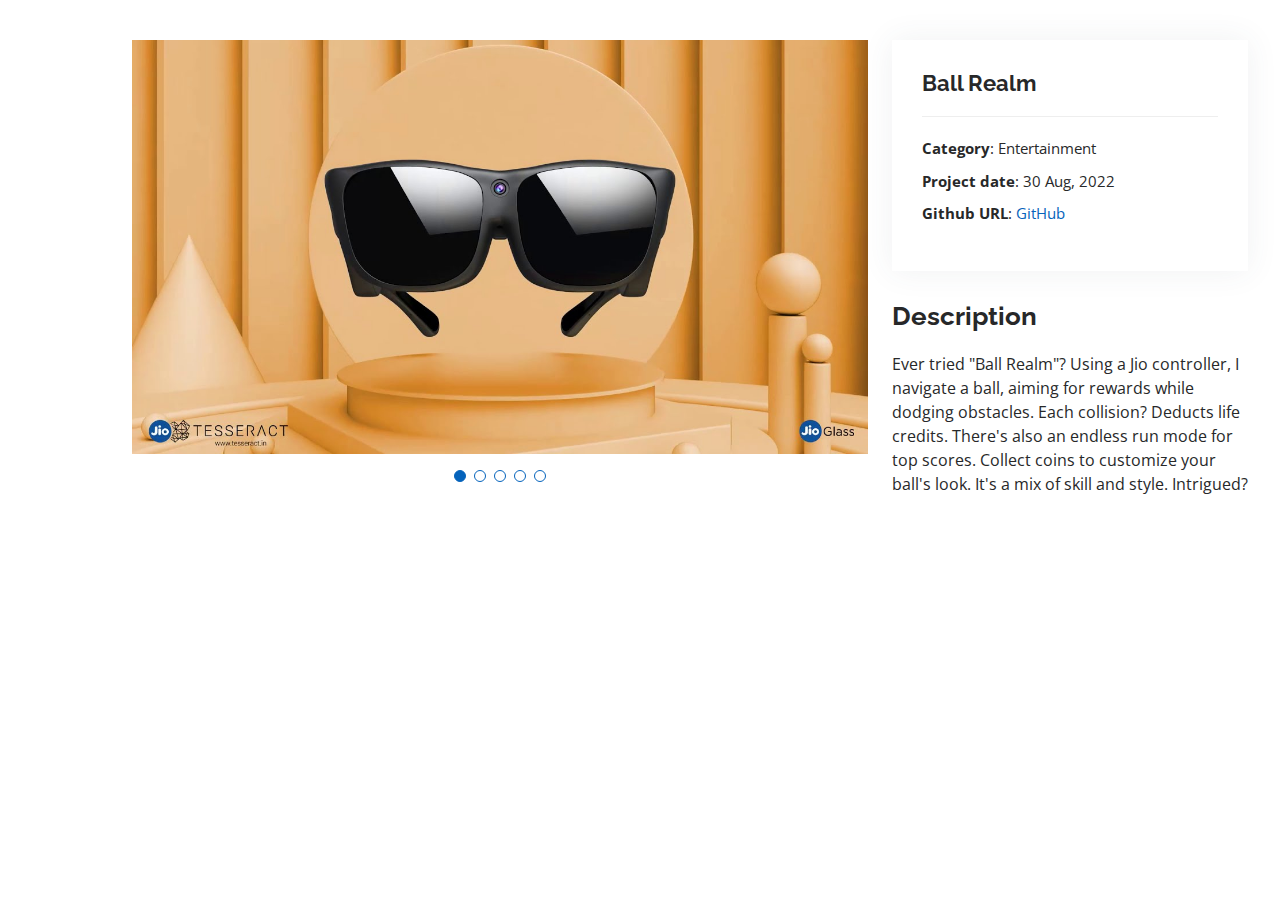
<file: ballrealm.html>
<!DOCTYPE html>
<html lang="en">

<head>
  <meta charset="utf-8">
  <meta content="width=device-width, initial-scale=1.0" name="viewport">

  <title>Amrut Mujumdar - AR/VR, Unity &amp; Game Developer</title>
  <meta content="" name="description">
  <meta content="" name="keywords">

  <!-- Favicons -->
  <link href="assets/img/amrut-favicon.jpg" rel="icon">
  <link href="assets/img/amrut-favicon.jpg" rel="apple-touch-icon">

  <!-- Google Fonts -->
  <link href="https://fonts.googleapis.com/css?family=Open+Sans:300,300i,400,400i,600,600i,700,700i|Raleway:300,300i,400,400i,500,500i,600,600i,700,700i|Poppins:300,300i,400,400i,500,500i,600,600i,700,700i" rel="stylesheet">

  <!-- Vendor CSS Files -->
  <link href="assets/vendor/aos/aos.css" rel="stylesheet">
  <link href="assets/vendor/bootstrap/css/bootstrap.min.css" rel="stylesheet">
  <link href="assets/vendor/bootstrap-icons/bootstrap-icons.css" rel="stylesheet">
  <link href="assets/vendor/boxicons/css/boxicons.min.css" rel="stylesheet">
  <link href="assets/vendor/glightbox/css/glightbox.min.css" rel="stylesheet">
  <link href="assets/vendor/swiper/swiper-bundle.min.css" rel="stylesheet">

  <!-- Template Main CSS File -->
  <link href="assets/css/style.css" rel="stylesheet">

</head>

<body>

  <main id="main">

    <!-- ======= Portfolio Details Section ======= -->
    <section id="portfolio-details" class="portfolio-details">
      <div class="container">

        <div class="row gy-4">

          <div class="col-lg-8">
            <div class="portfolio-details-slider swiper" data-autoplay="true" data-delay="3000">
                <div class="swiper-wrapper align-items-center">
        
                    <div class="swiper-slide">
                      <img src="assets/img/portfolio/BallRealm/BR (0).jpg" alt="">
                    </div>

                    <div class="swiper-slide">
                        <img src="assets/img/portfolio/BallRealm/BR (1).jpg" alt="">
                    </div>
        
                    <div class="swiper-slide">
                        <img src="assets/img/portfolio/BallRealm/BR (2).jpg" alt="">
                    </div>

                    <div class="swiper-slide">
                      <img src="assets/img/portfolio/BallRealm/BR (11).jpeg" alt="">
                    </div>
        
                    <div class="swiper-slide">
                        <img src="assets/img/portfolio/BallRealm/BR (3).jpg" alt="">
                    </div>

                </div>
                <div class="swiper-pagination"></div>
            </div>
        </div>
        

          <div class="col-lg-4">
            <div class="portfolio-info">
              <h3>Ball Realm</h3>
              <ul>
                <li><strong>Category</strong>: Entertainment </li>
                <li><strong>Project date</strong>: 30 Aug, 2022 </li>
                <li><strong>Github URL</strong>: <a href="https://github.com/amrutmuj/Ball-Realm" target="_blank">GitHub</a></li>
                
              </ul>
            </div>
            <div class="portfolio-description">
              <h2>Description</h2>
              <p>Ever tried "Ball Realm"? Using a Jio controller, I navigate a ball, aiming for rewards while dodging obstacles. Each collision? Deducts life credits. There's also an endless run mode for top scores. Collect coins to customize your ball's look. It's a mix of skill and style. Intrigued?</p>





            </div>
          </div>

        </div>

      </div>
    </section><!-- End Portfolio Details Section -->

  </main><!-- End #main -->

  <div id="preloader"></div>
  <a href="#" class="back-to-top d-flex align-items-center justify-content-center"><i class="bi bi-arrow-up-short"></i></a>

  <!-- Vendor JS Files -->
  <script src="assets/vendor/purecounter/purecounter_vanilla.js"></script>
  <script src="assets/vendor/aos/aos.js"></script>
  <script src="assets/vendor/bootstrap/js/bootstrap.bundle.min.js"></script>
  <script src="assets/vendor/glightbox/js/glightbox.min.js"></script>
  <script src="assets/vendor/isotope-layout/isotope.pkgd.min.js"></script>
  <script src="assets/vendor/swiper/swiper-bundle.min.js"></script>
  <script src="assets/vendor/typed.js/typed.umd.js"></script>
  <script src="assets/vendor/waypoints/noframework.waypoints.js"></script>
  <script src="assets/vendor/php-email-form/validate.js"></script>

  <!-- Template Main JS File -->
  <script src="assets/js/main.js"></script>

</body>

</html>
</file>
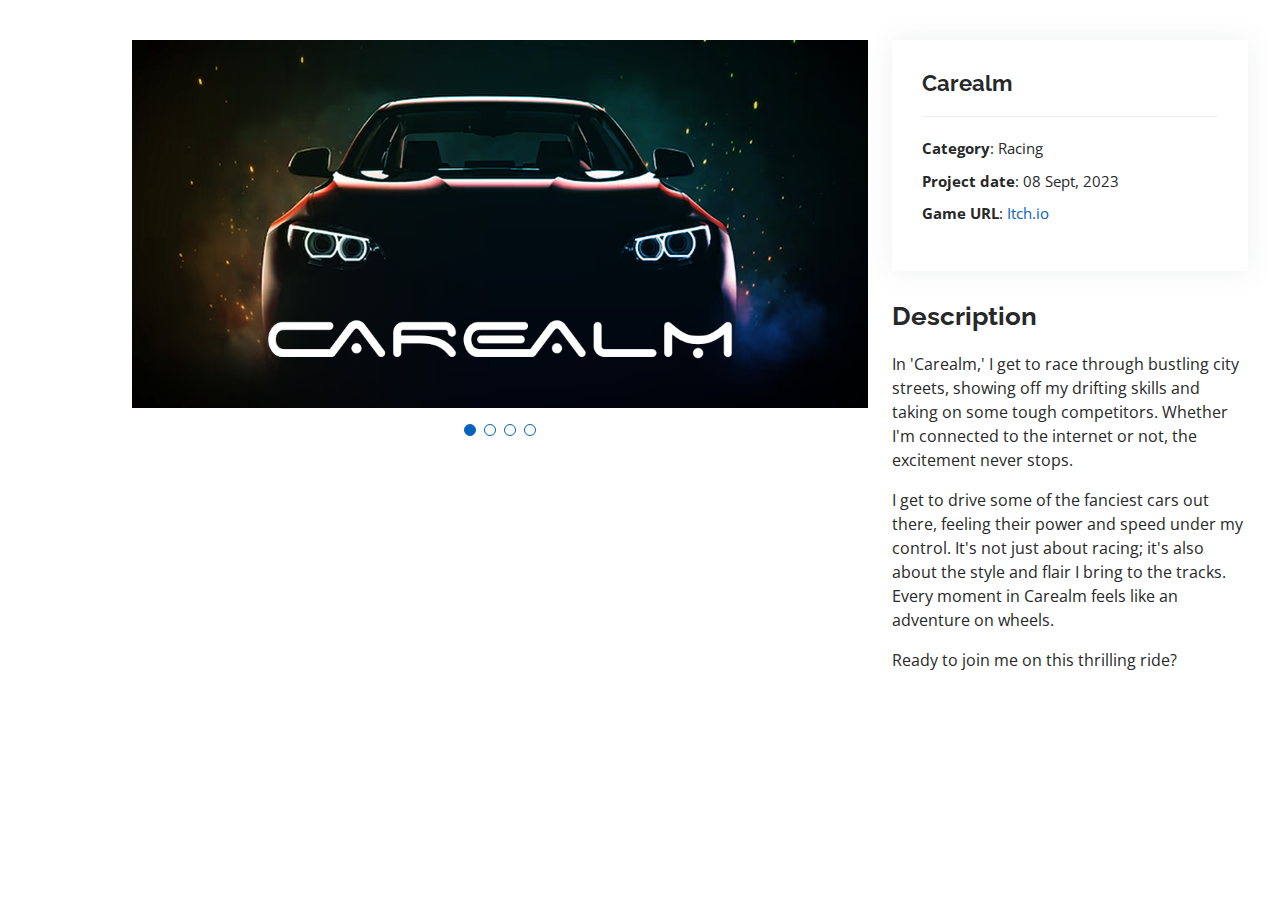
<file: carealm.html>
<!DOCTYPE html>
<html lang="en">

<head>
  <meta charset="utf-8">
  <meta content="width=device-width, initial-scale=1.0" name="viewport">

  <title>Amrut Mujumdar - AR/VR, Unity &amp; Game Developer</title>
  <meta content="" name="I'm Amrut, your go-to expert in Game Design and AR/VR Development. Specializing in Unity for interactive storytelling, augmented reality, and virtual reality projects, I bring over 2+ years of hands-on experience. Let's push the boundaries of what's possible in extended reality and game development together!">

  <meta content="Game Developer, Design, AR/VR Development, Unity Developer, Unity3D, Unity2D, Vuforia, Meta Quest, Interactive Storytelling, Augmented Reality, Virtual Reality, Extended Reality, Immersive Digital Experiences, Metaverse, Game Mechanics, Digital Worlds Creation, Mixed Reality Games, 3D Game Development, Technology Innovation, AR/VR Enthusiast, Mixed Reality" name="keywords">

  <!-- Favicons -->
  <link href="assets/img/amrut-favicon.jpg" rel="icon">
  <link href="assets/img/amrut-favicon.jpg" rel="apple-touch-icon">

  <!-- Google Fonts -->
  <link href="https://fonts.googleapis.com/css?family=Open+Sans:300,300i,400,400i,600,600i,700,700i|Raleway:300,300i,400,400i,500,500i,600,600i,700,700i|Poppins:300,300i,400,400i,500,500i,600,600i,700,700i" rel="stylesheet">

  <!-- Vendor CSS Files -->
  <link href="assets/vendor/aos/aos.css" rel="stylesheet">
  <link href="assets/vendor/bootstrap/css/bootstrap.min.css" rel="stylesheet">
  <link href="assets/vendor/bootstrap-icons/bootstrap-icons.css" rel="stylesheet">
  <link href="assets/vendor/boxicons/css/boxicons.min.css" rel="stylesheet">
  <link href="assets/vendor/glightbox/css/glightbox.min.css" rel="stylesheet">
  <link href="assets/vendor/swiper/swiper-bundle.min.css" rel="stylesheet">

  <!-- Template Main CSS File -->
  <link href="assets/css/style.css" rel="stylesheet">

</head>

<body>

  <main id="main">

    <!-- ======= Portfolio Details Section ======= -->
    <section id="portfolio-details" class="portfolio-details">
      <div class="container">

        <div class="row gy-4">

          <div class="col-lg-8">
            <div class="portfolio-details-slider swiper" data-autoplay="true" data-delay="3000">
                <div class="swiper-wrapper align-items-center">
        
                    <div class="swiper-slide">
                        <img src="assets/img/portfolio/Carealm/CR (1).png" alt="">
                    </div>
        
                    <div class="swiper-slide">
                        <img src="assets/img/portfolio/Carealm/CR (2).png" alt="">
                    </div>
        
                    <div class="swiper-slide">
                        <img src="assets/img/portfolio/Carealm/CR (3).png" alt="">
                    </div>

                    <div class="swiper-slide">
                      <img src="assets/img/portfolio/Carealm/CR (4).png" alt="">
                  </div>
        
                </div>
                <div class="swiper-pagination"></div>
            </div>
        </div>
        

          <div class="col-lg-4">
            <div class="portfolio-info">
              <h3>Carealm</h3>
              <ul>
                <li><strong>Category</strong>: Racing</li>
                <li><strong>Project date</strong>: 08 Sept, 2023</li>
                <li><strong>Game URL</strong>: <a href="https://amrutmuj.itch.io/carealm" target="_blank">Itch.io</a></li>
                
              </ul>
            </div>
            <div class="portfolio-description">
              <h2>Description</h2>
              <p>In 'Carealm,' I get to race through bustling city streets, showing off my drifting skills and taking on some tough competitors. Whether I'm connected to the internet or not, the excitement never stops.</p>

<p>I get to drive some of the fanciest cars out there, feeling their power and speed under my control. It's not just about racing; it's also about the style and flair I bring to the tracks. Every moment in Carealm feels like an adventure on wheels.  </p>
  
  <p>Ready to join me on this thrilling ride?</p>


            </div>
          </div>

        </div>

      </div>
    </section><!-- End Portfolio Details Section -->

  </main><!-- End #main -->

  <div id="preloader"></div>
  <a href="#" class="back-to-top d-flex align-items-center justify-content-center"><i class="bi bi-arrow-up-short"></i></a>

  <!-- Vendor JS Files -->
  <script src="assets/vendor/purecounter/purecounter_vanilla.js"></script>
  <script src="assets/vendor/aos/aos.js"></script>
  <script src="assets/vendor/bootstrap/js/bootstrap.bundle.min.js"></script>
  <script src="assets/vendor/glightbox/js/glightbox.min.js"></script>
  <script src="assets/vendor/isotope-layout/isotope.pkgd.min.js"></script>
  <script src="assets/vendor/swiper/swiper-bundle.min.js"></script>
  <script src="assets/vendor/typed.js/typed.umd.js"></script>
  <script src="assets/vendor/waypoints/noframework.waypoints.js"></script>
  <script src="assets/vendor/php-email-form/validate.js"></script>

  <!-- Template Main JS File -->
  <script src="assets/js/main.js"></script>

</body>

</html>
</file>
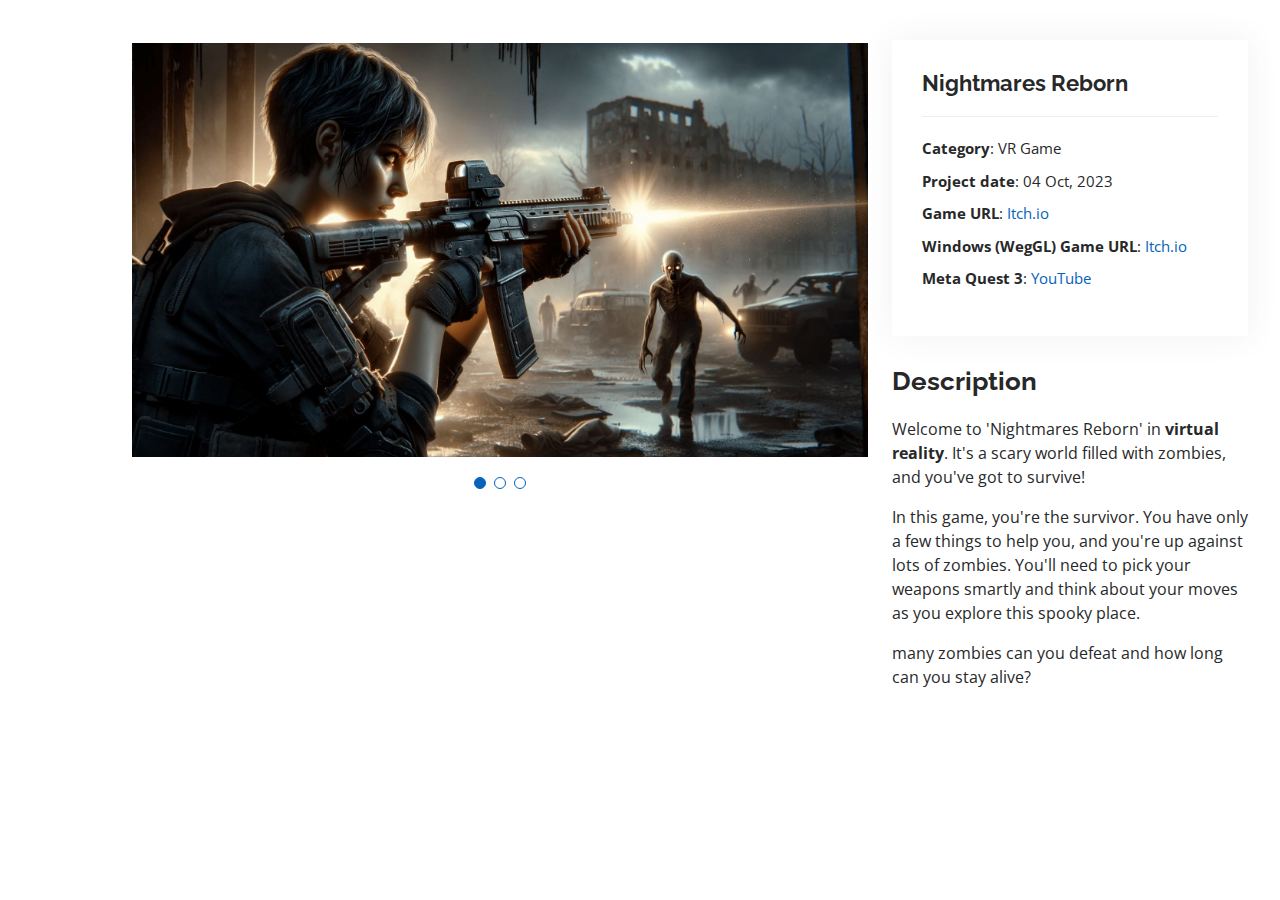
<file: nightmarereborn.html>
<!DOCTYPE html>
<html lang="en">

<head>
  <meta charset="utf-8">
  <meta content="width=device-width, initial-scale=1.0" name="viewport">

  <title>Amrut Mujumdar - AR/VR &amp; Game Developer</title>
  <meta content="" name="I'm Amrut, your go-to expert in Game Design and AR/VR Development. Specializing in Unity for interactive storytelling, augmented reality, and virtual reality projects, I bring over 2+ years of hands-on experience. Let's push the boundaries of what's possible in extended reality and game development together!">

  <meta content="Game Developer, Design, AR/VR Development, Unity Developer, Unity3D, Unity2D, Vuforia, Meta Quest, Interactive Storytelling, Augmented Reality, Virtual Reality, Extended Reality, Immersive Digital Experiences, Metaverse, Game Mechanics, Digital Worlds Creation, Mixed Reality Games, 3D Game Development, Technology Innovation, AR/VR Enthusiast, Mixed Reality" name="keywords">

  <!-- Favicons -->
  <link href="assets/img/amrut-favicon.jpg" rel="icon">
  <link href="assets/img/amrut-favicon.jpg" rel="apple-touch-icon">

  <!-- Google Fonts -->
  <link href="https://fonts.googleapis.com/css?family=Open+Sans:300,300i,400,400i,600,600i,700,700i|Raleway:300,300i,400,400i,500,500i,600,600i,700,700i|Poppins:300,300i,400,400i,500,500i,600,600i,700,700i" rel="stylesheet">

  <!-- Vendor CSS Files -->
  <link href="assets/vendor/aos/aos.css" rel="stylesheet">
  <link href="assets/vendor/bootstrap/css/bootstrap.min.css" rel="stylesheet">
  <link href="assets/vendor/bootstrap-icons/bootstrap-icons.css" rel="stylesheet">
  <link href="assets/vendor/boxicons/css/boxicons.min.css" rel="stylesheet">
  <link href="assets/vendor/glightbox/css/glightbox.min.css" rel="stylesheet">
  <link href="assets/vendor/swiper/swiper-bundle.min.css" rel="stylesheet">

  <!-- Template Main CSS File -->
  <link href="assets/css/style.css" rel="stylesheet">

</head>

<body>

  <main id="main">

    <!-- ======= Portfolio Details Section ======= -->
    <section id="portfolio-details" class="portfolio-details">
      <div class="container">

        <div class="row gy-4">

          <div class="col-lg-8">
            <div class="portfolio-details-slider swiper" data-autoplay="true" data-delay="3000">
                <div class="swiper-wrapper align-items-center">
        
                    <div class="swiper-slide">
                        <img src="assets/img/portfolio/NightmareReborn/NMR (1).jpg" alt="">
                    </div>
        
                    <div class="swiper-slide">
                        <img src="assets/img/portfolio/NightmareReborn/NMR (2).jpg" alt="">
                    </div>
        
                    <div class="swiper-slide">
                        <img src="assets/img/portfolio/NightmareReborn/NMR (3).jpg" alt="">
                    </div>
        
                </div>
                <div class="swiper-pagination"></div>
            </div>
        </div>
        

          <div class="col-lg-4">
            <div class="portfolio-info">
              <h3>Nightmares Reborn</h3>
              <ul>
                <li><strong>Category</strong>: VR Game</li>
                <li><strong>Project date</strong>: 04 Oct, 2023</li>
                <li><strong>Game URL</strong>: <a href="https://amrutmuj.itch.io/nightmare-reborn-2-vr" target="_blank">Itch.io</a></li>
                <li><strong>Windows (WegGL) Game URL</strong>: <a href="https://amrutmuj.itch.io/nightmares-reborn" target="_blank">Itch.io</a></li>
                <li><strong>Meta Quest 3</strong>: <a href="https://www.youtube.com/watch?v=JVkq8fOtjm8" target="_blank">YouTube</a></li>
              </ul>
            </div>
            <div class="portfolio-description">
              <h2>Description</h2>
              <p>
                Welcome to 'Nightmares Reborn' in <b>virtual reality</b>. It's a scary world filled with zombies, and you've got to survive!
              </p>

              <p>In this game, you're the survivor. You have only a few things to help you, and you're up against lots of zombies. You'll need to pick your weapons smartly and think about your moves as you explore this spooky place.</p>

              <p> many zombies can you defeat and how long can you stay alive? </p>

            </div>
          </div>

        </div>

      </div>
    </section><!-- End Portfolio Details Section -->

  </main><!-- End #main -->

  <div id="preloader"></div>
  <a href="#" class="back-to-top d-flex align-items-center justify-content-center"><i class="bi bi-arrow-up-short"></i></a>

  <!-- Vendor JS Files -->
  <script src="assets/vendor/purecounter/purecounter_vanilla.js"></script>
  <script src="assets/vendor/aos/aos.js"></script>
  <script src="assets/vendor/bootstrap/js/bootstrap.bundle.min.js"></script>
  <script src="assets/vendor/glightbox/js/glightbox.min.js"></script>
  <script src="assets/vendor/isotope-layout/isotope.pkgd.min.js"></script>
  <script src="assets/vendor/swiper/swiper-bundle.min.js"></script>
  <script src="assets/vendor/typed.js/typed.umd.js"></script>
  <script src="assets/vendor/waypoints/noframework.waypoints.js"></script>
  <script src="assets/vendor/php-email-form/validate.js"></script>

  <!-- Template Main JS File -->
  <script src="assets/js/main.js"></script>

</body>

</html>
</file>
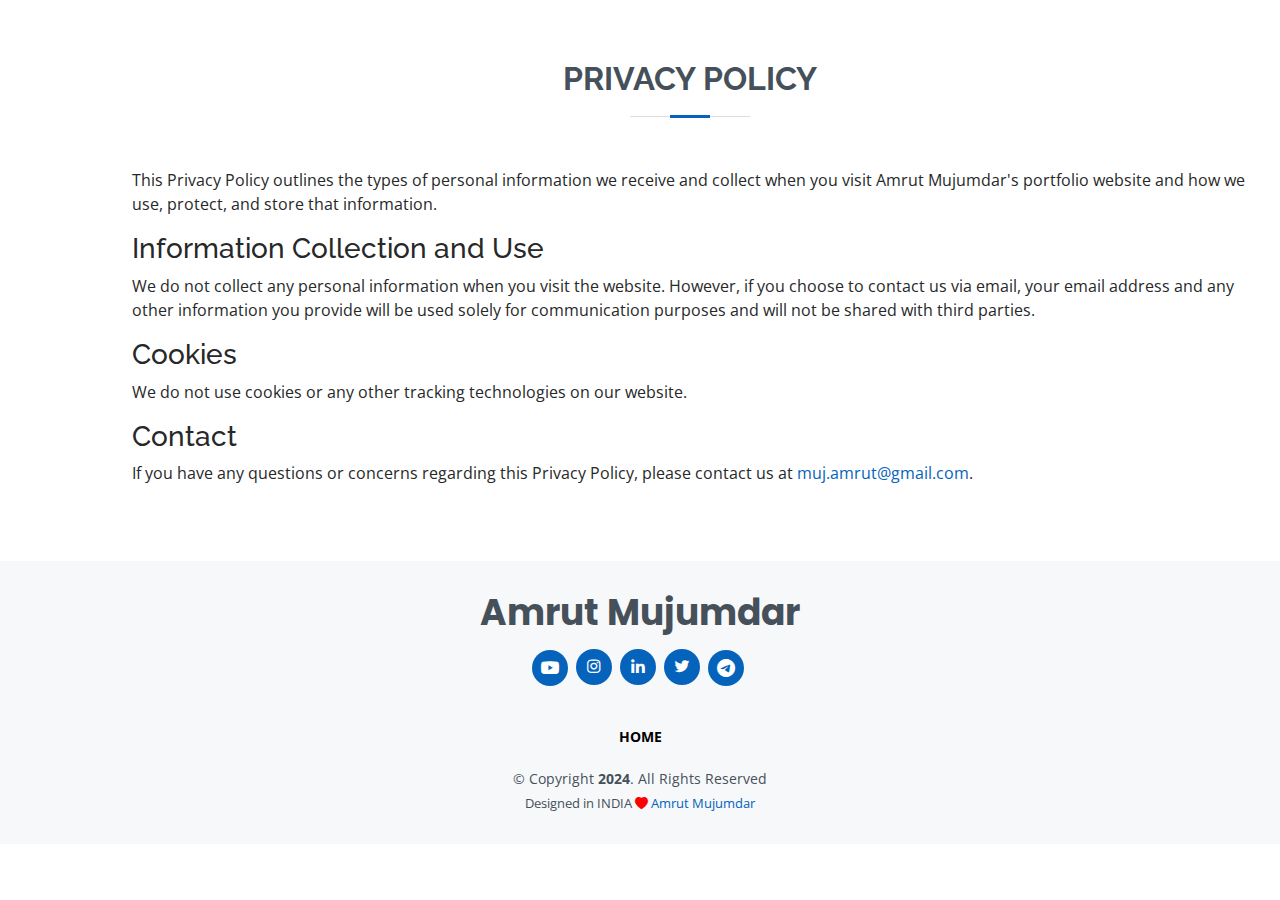
<file: privacy-policy.html>
<!DOCTYPE html>
<html lang="en">

<!DOCTYPE html>
<html lang="en">

<head>
  <meta charset="utf-8">
  <meta content="width=device-width, initial-scale=1.0" name="viewport">

  <title>Privacy Policy | Amrut Mujumdar - AR/VR, Unity &amp; Game Developer</title>
  <meta content="" name="I'm Amrut, your go-to expert in Game Design and AR/VR Development. Specializing in Unity for interactive storytelling, augmented reality, and virtual reality projects, I bring over 2+ years of hands-on experience. Let's push the boundaries of what's possible in extended reality and game development together!">

  <meta content="Game Developer, Design, AR/VR Development, Unity Developer, Unity3D, Unity2D, Vuforia, Meta Quest, Interactive Storytelling, Augmented Reality, Virtual Reality, Extended Reality, Immersive Digital Experiences, Metaverse, Game Mechanics, Digital Worlds Creation, Mixed Reality Games, 3D Game Development, Technology Innovation, AR/VR Enthusiast, Mixed Reality" name="keywords">

  <!-- Favicons -->
  <link href="assets/img/amrut-favicon.jpg" rel="icon">
  <link href="assets/img/amrut-favicon.jpg" rel="apple-touch-icon">

  <!-- Google Fonts -->
  <link href="https://fonts.googleapis.com/css?family=Open+Sans:300,300i,400,400i,600,600i,700,700i|Raleway:300,300i,400,400i,500,500i,600,600i,700,700i|Poppins:300,300i,400,400i,500,500i,600,600i,700,700i" rel="stylesheet">

  <!-- Vendor CSS Files -->
  <link href="assets/vendor/aos/aos.css" rel="stylesheet">
  <link href="assets/vendor/bootstrap/css/bootstrap.min.css" rel="stylesheet">
  <link href="assets/vendor/bootstrap-icons/bootstrap-icons.css" rel="stylesheet">
  <link href="assets/vendor/boxicons/css/boxicons.min.css" rel="stylesheet">
  <link href="assets/vendor/glightbox/css/glightbox.min.css" rel="stylesheet">
  <link href="assets/vendor/swiper/swiper-bundle.min.css" rel="stylesheet">

  <!-- Template Main CSS File -->
  <link href="assets/css/style.css" rel="stylesheet">

  
</head>

<body>

    <header id="header" class="d-flex flex-column justify-content-center">
        <!-- Header content here (if any) -->
    </header>

     <main id="main">
        <section id="privacy-policy" class="privacy-policy">
            <div class="container" data-aos="fade-up">

                <div class="section-title">
                    <h2>Privacy Policy</h2>
                </div>

                <div class="privacy-content">
                    <p>This Privacy Policy outlines the types of personal information we receive and collect when you visit Amrut Mujumdar's portfolio website and how we use, protect, and store that information.</p>

                    <h3>Information Collection and Use</h3>
                    <p>We do not collect any personal information when you visit the website. However, if you choose to contact us via email, your email address and any other information you provide will be used solely for communication purposes and will not be shared with third parties.</p>

                    <h3>Cookies</h3>
                    <p>We do not use cookies or any other tracking technologies on our website.</p>

                    <h3>Contact</h3>
                    <p>If you have any questions or concerns regarding this Privacy Policy, please contact us at <a href="mailto:muj.amrut@gmail.com">muj.amrut@gmail.com</a>.</p>

                </div>
            </div>
        </section>
    </main>

    <!-- ======= Footer ======= -->
  <footer id="footer">
    <div class="container">
      <h3>Amrut Mujumdar</h3>
      
      <div class="social-links">
        <a href="https://www.youtube.com/@artmxr" class="bi-youtube" target="_blank"><i class="bi bxl-youtube"></i></a>
        <a href="https://www.instagram.com/art._.mxr" class="instagram" target="_blank"><i class="bx bxl-instagram"></i></a>
        <a href="https://www.linkedin.com/in/amrut-mujumdar" class="linkedin" target="_blank"><i class="bx bxl-linkedin"></i></a>
        <a href="https://twitter.com/amrutmuj" class="twitter" target="_blank"><i class="bx bxl-twitter"></i></a>
        <a href="https://t.me/amrutmuj" class="telegram" target="_blank"><i class="bi bi-telegram"></i></a>
        <!-- <a href="#" class="facebook"><i class="bx bxl-facebook"></i></a> -->        
      </div>

      <div class="footer-links">
        <a href="index.html" target="_blank"><B style="color: black;">HOME</B></a>
      </div>
      

      <br>

      <div class="copyright">
        &copy; Copyright <strong><span>2024</span></strong>. All Rights Reserved
      </div>
      <div class="credits">
        
        Designed in INDIA <i class="bi bi-heart-fill" style="color: red;"></i> <a href="index.html">Amrut Mujumdar</a>
      </div>
    </div>
  </footer><!-- End Footer -->

  <div id="preloader"></div>
  <a href="#" class="back-to-top d-flex align-items-center justify-content-center"><i class="bi bi-arrow-up-short"></i></a>

  <!-- Vendor JS Files -->
  <script src="assets/vendor/purecounter/purecounter_vanilla.js"></script>
  <script src="assets/vendor/aos/aos.js"></script>
  <script src="assets/vendor/bootstrap/js/bootstrap.bundle.min.js"></script>
  <script src="assets/vendor/glightbox/js/glightbox.min.js"></script>
  <script src="assets/vendor/isotope-layout/isotope.pkgd.min.js"></script>
  <script src="assets/vendor/swiper/swiper-bundle.min.js"></script>
  <script src="assets/vendor/typed.js/typed.umd.js"></script>
  <script src="assets/vendor/waypoints/noframework.waypoints.js"></script>
  <script src="assets/vendor/php-email-form/validate.js"></script>

  <!-- Template Main JS File -->
  <script src="assets/js/main.js"></script>

</body>

</html>
</file>
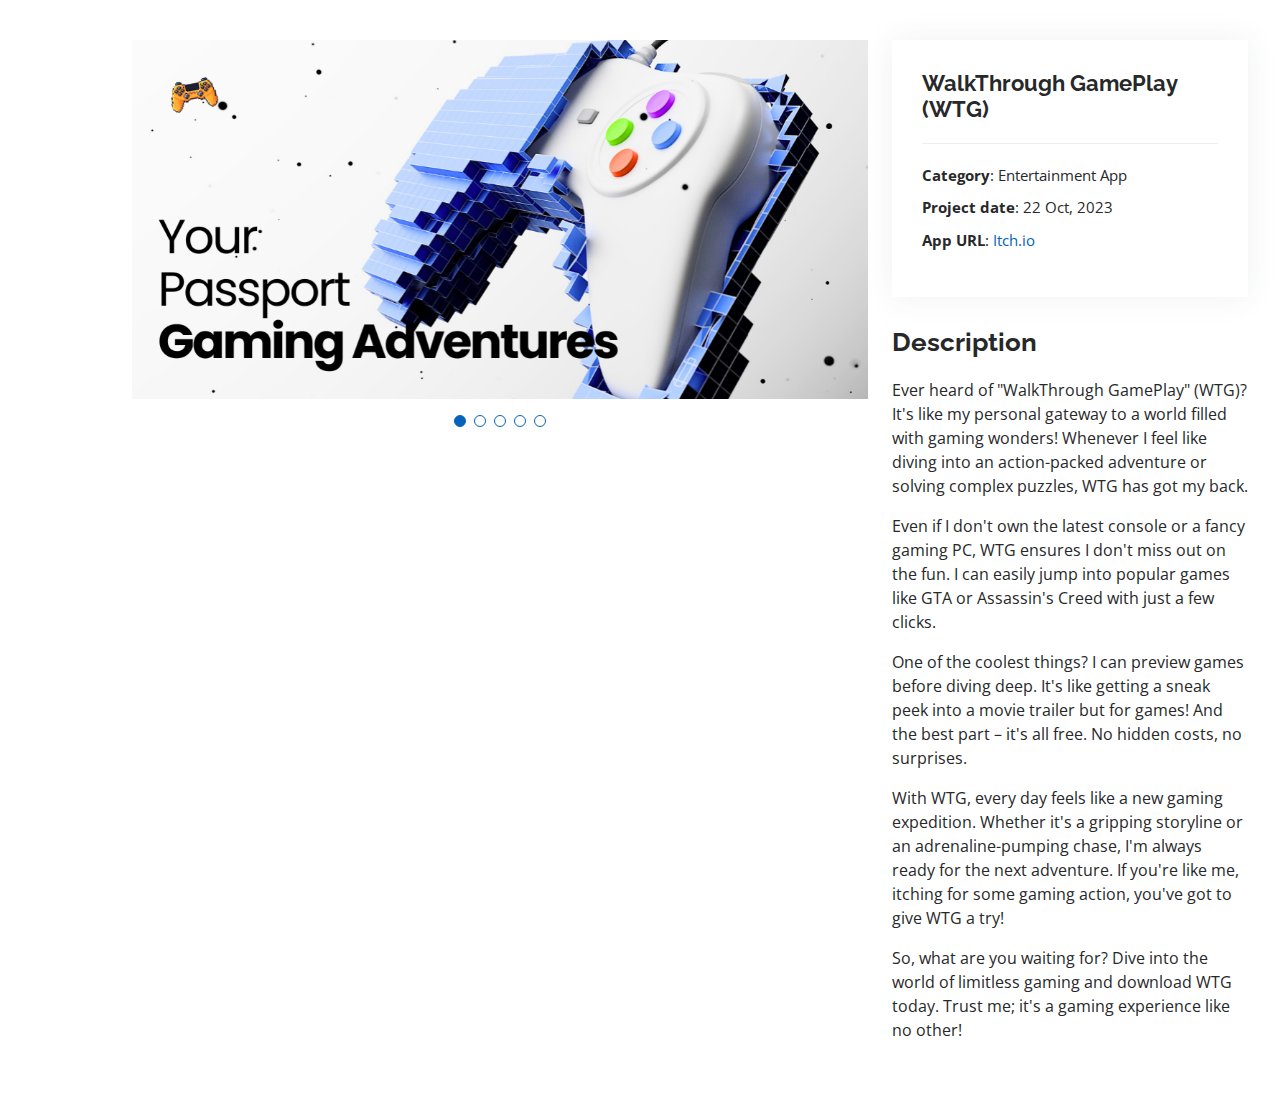
<file: wtg.html>
<!DOCTYPE html>
<html lang="en">

<head>
  <meta charset="utf-8">
  <meta content="width=device-width, initial-scale=1.0" name="viewport">

  <title>Amrut Mujumdar - AR/VR, Unity &amp; Game Developer</title>
  <meta content="" name="I'm Amrut, your go-to expert in Game Design and AR/VR Development. Specializing in Unity for interactive storytelling, augmented reality, and virtual reality projects, I bring over 2+ years of hands-on experience. Let's push the boundaries of what's possible in extended reality and game development together!">

  <meta content="Game Developer, Design, AR/VR Development, Unity Developer, Unity3D, Unity2D, Vuforia, Meta Quest, Interactive Storytelling, Augmented Reality, Virtual Reality, Extended Reality, Immersive Digital Experiences, Metaverse, Game Mechanics, Digital Worlds Creation, Mixed Reality Games, 3D Game Development, Technology Innovation, AR/VR Enthusiast, Mixed Reality" name="keywords">
  <!-- Favicons -->
  <link href="assets/img/amrut-favicon.jpg" rel="icon">
  <link href="assets/img/amrut-favicon.jpg" rel="apple-touch-icon">

  <!-- Google Fonts -->
  <link href="https://fonts.googleapis.com/css?family=Open+Sans:300,300i,400,400i,600,600i,700,700i|Raleway:300,300i,400,400i,500,500i,600,600i,700,700i|Poppins:300,300i,400,400i,500,500i,600,600i,700,700i" rel="stylesheet">

  <!-- Vendor CSS Files -->
  <link href="assets/vendor/aos/aos.css" rel="stylesheet">
  <link href="assets/vendor/bootstrap/css/bootstrap.min.css" rel="stylesheet">
  <link href="assets/vendor/bootstrap-icons/bootstrap-icons.css" rel="stylesheet">
  <link href="assets/vendor/boxicons/css/boxicons.min.css" rel="stylesheet">
  <link href="assets/vendor/glightbox/css/glightbox.min.css" rel="stylesheet">
  <link href="assets/vendor/swiper/swiper-bundle.min.css" rel="stylesheet">

  <!-- Template Main CSS File -->
  <link href="assets/css/style.css" rel="stylesheet">

</head>

<body>

  <main id="main">

    <!-- ======= Portfolio Details Section ======= -->
    <section id="portfolio-details" class="portfolio-details">
      <div class="container">

        <div class="row gy-4">

          <div class="col-lg-8">
            <div class="portfolio-details-slider swiper" data-autoplay="true" data-delay="3000">
                <div class="swiper-wrapper align-items-center">
        
                    <div class="swiper-slide">
                        <img src="assets/img/portfolio/WTG/WTG (1).png" alt="">
                    </div>
        
                    <div class="swiper-slide">
                        <img src="assets/img/portfolio/WTG/WTG (2).png" alt="">
                    </div>
        
                    <div class="swiper-slide">
                        <img src="assets/img/portfolio/WTG/WTG (3).png" alt="">
                    </div>

                    <div class="swiper-slide">
                      <img src="assets/img/portfolio/WTG/WTG (4).png" alt="">
                    </div>

                    <div class="swiper-slide">
                      <img src="assets/img/portfolio/WTG/WTG (5).png" alt="">
                    </div>
        
                </div>
                <div class="swiper-pagination"></div>
            </div>
        </div>
        

          <div class="col-lg-4">
            <div class="portfolio-info">
              <h3>WalkThrough GamePlay (WTG)</h3>
              <ul>
                <li><strong>Category</strong>: Entertainment App</li>
                <li><strong>Project date</strong>: 22 Oct, 2023</li>
                <li><strong>App URL</strong>: <a href="https://amrutmuj.itch.io/wtg" target="_blank">Itch.io</a></li>
                
              </ul>
            </div>
            <div class="portfolio-description">
              <h2>Description</h2>
              <p>Ever heard of "WalkThrough GamePlay" (WTG)? It's like my personal gateway to a world filled with gaming wonders! Whenever I feel like diving into an action-packed adventure or solving complex puzzles, WTG has got my back.</p>

<p>Even if I don't own the latest console or a fancy gaming PC, WTG ensures I don't miss out on the fun. I can easily jump into popular games like GTA or Assassin's Creed with just a few clicks.</p>

<p>One of the coolest things? I can preview games before diving deep. It's like getting a sneak peek into a movie trailer but for games! And the best part – it's all free. No hidden costs, no surprises.</p>

<p>With WTG, every day feels like a new gaming expedition. Whether it's a gripping storyline or an adrenaline-pumping chase, I'm always ready for the next adventure. If you're like me, itching for some gaming action, you've got to give WTG a try!</p>

<p>So, what are you waiting for? Dive into the world of limitless gaming and download WTG today. Trust me; it's a gaming experience like no other!</p>



            </div>
          </div>

        </div>

      </div>
    </section><!-- End Portfolio Details Section -->

  </main><!-- End #main -->

  <div id="preloader"></div>
  <a href="#" class="back-to-top d-flex align-items-center justify-content-center"><i class="bi bi-arrow-up-short"></i></a>

  <!-- Vendor JS Files -->
  <script src="assets/vendor/purecounter/purecounter_vanilla.js"></script>
  <script src="assets/vendor/aos/aos.js"></script>
  <script src="assets/vendor/bootstrap/js/bootstrap.bundle.min.js"></script>
  <script src="assets/vendor/glightbox/js/glightbox.min.js"></script>
  <script src="assets/vendor/isotope-layout/isotope.pkgd.min.js"></script>
  <script src="assets/vendor/swiper/swiper-bundle.min.js"></script>
  <script src="assets/vendor/typed.js/typed.umd.js"></script>
  <script src="assets/vendor/waypoints/noframework.waypoints.js"></script>
  <script src="assets/vendor/php-email-form/validate.js"></script>

  <!-- Template Main JS File -->
  <script src="assets/js/main.js"></script>

</body>

</html>
</file>
<file: assets/css/style.css>
.percentage {
    margin-left: 10px; /* Adjust as needed for spacing */
    font-size: 16px; /* Adjust font size as needed */
    color: #555; /* Adjust color as needed */
}



/*--------------------------------------------------------------
# General
--------------------------------------------------------------*/
body {
  font-family: "Open Sans", sans-serif;
  color: #272829;
}

a {
  color: #0563bb;
  text-decoration: none;
}

a:hover {
  color: #067ded;
  text-decoration: none;
}

h1,
h2,
h3,
h4,
h5,
h6 {
  font-family: "Raleway", sans-serif;
}

/*--------------------------------------------------------------
# Back to top button
--------------------------------------------------------------*/
.back-to-top {
  position: fixed;
  visibility: hidden;
  opacity: 0;
  right: 15px;
  bottom: 15px;
  z-index: 996;
  background: #0563bb;
  width: 40px;
  height: 40px;
  border-radius: 50px;
  transition: all 0.4s;
}

.back-to-top i {
  font-size: 28px;
  color: #fff;
  line-height: 0;
}

.back-to-top:hover {
  background: #0678e3;
  color: #fff;
}

.back-to-top.active {
  visibility: visible;
  opacity: 1;
}

/*--------------------------------------------------------------
# Preloader
--------------------------------------------------------------*/
#preloader {
  position: fixed;
  top: 0;
  left: 0;
  right: 0;
  bottom: 0;
  z-index: 9999;
  overflow: hidden;
  background: #fff;
}

#preloader:before {
  content: "";
  position: fixed;
  top: calc(50% - 30px);
  left: calc(50% - 30px);
  border: 6px solid #0563bb;
  border-top-color: #fff;
  border-bottom-color: #fff;
  border-radius: 50%;
  width: 60px;
  height: 60px;
  animation: animate-preloader 1s linear infinite;
}

@keyframes animate-preloader {
  0% {
    transform: rotate(0deg);
  }

  100% {
    transform: rotate(360deg);
  }
}

/*--------------------------------------------------------------
# Disable aos animation delay on mobile devices
--------------------------------------------------------------*/
@media screen and (max-width: 768px) {
  [data-aos-delay] {
    transition-delay: 0 !important;
  }
}

/*--------------------------------------------------------------
# Header
--------------------------------------------------------------*/
#header {
  position: fixed;
  top: 0;
  left: 0;
  bottom: 0;
  z-index: 9997;
  transition: all 0.5s;
  padding: 15px;
  overflow-y: auto;
}

@media (max-width: 991px) {
  #header {
    width: 300px;
    background: #fff;
    border-right: 1px solid #e6e9ec;
    left: -300px;
  }
}

@media (min-width: 991px) {
  #main {
    margin-left: 100px;
  }
}

/*--------------------------------------------------------------
# Navigation Menu
--------------------------------------------------------------*/
/**
* Desktop Navigation 
*/
.nav-menu {
  padding: 0;
  display: block;
}

.nav-menu * {
  margin: 0;
  padding: 0;
  list-style: none;
}

.nav-menu>ul>li {
  position: relative;
  white-space: nowrap;
}

.nav-menu a,
.nav-menu a:focus {
  display: flex;
  align-items: center;
  color: #45505b;
  padding: 10px 18px;
  margin-bottom: 8px;
  transition: 0.3s;
  font-size: 15px;
  border-radius: 50px;
  background: #f2f3f5;
  height: 56px;
  width: 100%;
  overflow: hidden;
  transition: 0.3s;
}

.nav-menu a i,
.nav-menu a:focus i {
  font-size: 20px;
}

.nav-menu a span,
.nav-menu a:focus span {
  padding: 0 5px 0 7px;
  color: #45505b;
}

@media (min-width: 992px) {

  .nav-menu a,
  .nav-menu a:focus {
    width: 56px;
  }

  .nav-menu a span,
  .nav-menu a:focus span {
    display: none;
    color: #fff;
  }
}

.nav-menu a:hover,
.nav-menu .active,
.nav-menu .active:focus,
.nav-menu li:hover>a {
  color: #fff;
  background: #0563bb;
}

.nav-menu a:hover span,
.nav-menu .active span,
.nav-menu .active:focus span,
.nav-menu li:hover>a span {
  color: #fff;
}

.nav-menu a:hover,
.nav-menu li:hover>a {
  width: 100%;
  color: #fff;
}

.nav-menu a:hover span,
.nav-menu li:hover>a span {
  display: block;
}

/**
* Mobile Navigation 
*/
.mobile-nav-toggle {
  position: fixed;
  right: 10px;
  top: 10px;
  z-index: 9998;
  border: 0;
  background: none;
  font-size: 28px;
  transition: all 0.4s;
  outline: none !important;
  line-height: 0;
  cursor: pointer;
  border-radius: 50px;
  padding: 5px;
}

.mobile-nav-toggle i {
  color: #45505b;
}

.mobile-nav-active {
  overflow: hidden;
}

.mobile-nav-active #header {
  left: 0;
}

.mobile-nav-active .mobile-nav-toggle {
  color: #fff;
  background-color: #0563bb;
}

/*--------------------------------------------------------------
# Hero Section
--------------------------------------------------------------*/
#hero {
  width: 100%;
  height: 100vh;
  background: url("../img/hero-bgm.jpg") top right no-repeat;
  background-size: cover;
  position: relative;
}

@media (min-width: 992px) {
  #hero {
    padding-left: 160px;
  }
}

#hero:before {
  content: "";
  background: rgba(255, 255, 255, 0.8);
  position: absolute;
  bottom: 0;
  top: 0;
  left: 0;
  right: 0;
}

#hero h1 {
  margin: 0;
  font-size: 64px;
  font-weight: 700;
  line-height: 56px;
  color: #45505b;
}

#hero p {
  color: #45505b;
  margin: 15px 0 0 0;
  font-size: 26px;
  font-family: "Poppins", sans-serif;
}

#hero p span {
  color: #0563bb;
  letter-spacing: 1px;
}

#hero .social-links {
  margin-top: 30px;
}

#hero .social-links a {
  font-size: 24px;
  display: inline-block;
  color: #45505b;
  line-height: 1;
  margin-right: 20px;
  transition: 0.3s;
}

#hero .social-links a:hover {
  color: #0563bb;
}

@media (max-width: 992px) {
  #hero {
    text-align: center;
  }

  #hero h1 {
    font-size: 32px;
    line-height: 36px;
  }

  #hero p {
    margin-top: 10px;
    font-size: 20px;
    line-height: 24px;
  }
}

/*--------------------------------------------------------------
# Sections General
--------------------------------------------------------------*/
section {
  padding: 60px 0;
  overflow: hidden;
}

.section-title {
  text-align: center;
  padding-bottom: 30px;
}

.section-title h2 {
  font-size: 32px;
  font-weight: bold;
  text-transform: uppercase;
  margin-bottom: 20px;
  padding-bottom: 20px;
  position: relative;
  color: #45505b;
}

.section-title h2::before {
  content: "";
  position: absolute;
  display: block;
  width: 120px;
  height: 1px;
  background: #ddd;
  bottom: 1px;
  left: calc(50% - 60px);
}

.section-title h2::after {
  content: "";
  position: absolute;
  display: block;
  width: 40px;
  height: 3px;
  background: #0563bb;
  bottom: 0;
  left: calc(50% - 20px);
}

.section-title p {
  margin-bottom: 0;
}

/*--------------------------------------------------------------
# About
--------------------------------------------------------------*/
.about .content h3 {
  font-weight: 700;
  font-size: 26px;
  color: #728394;
}

.about .content ul {
  list-style: none;
  padding: 0;
}

.about .content ul li {
  margin-bottom: 20px;
  display: flex;
  align-items: center;
}

.about .content ul strong {
  margin-right: 10px;
}

.about .content ul i {
  font-size: 16px;
  margin-right: 5px;
  color: #0563bb;
  line-height: 0;
}

.about .content p:last-child {
  margin-bottom: 0;
}

/*--------------------------------------------------------------
# Facts
--------------------------------------------------------------*/
.facts .count-box {
  padding: 30px 30px 25px 30px;
  margin-top: 30px;
  width: 100%;
  position: relative;
  text-align: center;
  background: #fff;
}

.facts .count-box i {
  position: absolute;
  top: -25px;
  left: 50%;
  transform: translateX(-50%);
  font-size: 24px;
  background: #0563bb;
  color: #fff;
  border-radius: 50px;
  display: inline-flex;
  align-items: center;
  justify-content: center;
  width: 48px;
  height: 48px;
}

.facts .count-box span {
  font-size: 36px;
  display: block;
  font-weight: 600;
  color: #011426;
}

.facts .count-box p {
  padding: 0;
  margin: 0;
  font-family: "Raleway", sans-serif;
  font-size: 14px;
}

/*--------------------------------------------------------------
# Akills
--------------------------------------------------------------*/
.skills .progress {
  height: 60px;
  display: block;
  background: none;
  border-radius: 0;
}

.skills .progress .skill {
  padding: 10px 0;
  margin: 0;
  text-transform: uppercase;
  display: block;
  font-weight: 600;
  font-family: "Poppins", sans-serif;
  color: #45505b;
}

.skills .progress .skill .val {
  float: right;
  font-style: normal;
}

.skills .progress-bar-wrap {
  background: #f2f3f5;
}

.skills .progress-bar {
  width: 1px;
  height: 10px;
  transition: 0.9s;
  background-color: #0563bb;
}

/*--------------------------------------------------------------
# Resume
--------------------------------------------------------------*/
.resume .resume-title {
  font-size: 26px;
  font-weight: 700;
  margin-top: 20px;
  margin-bottom: 20px;
  color: #45505b;
}

.resume .resume-item {
  padding: 0 0 20px 20px;
  margin-top: -2px;
  border-left: 2px solid #0563bb;
  position: relative;
}

.resume .resume-item h4 {
  line-height: 18px;
  font-size: 18px;
  font-weight: 600;
  text-transform: uppercase;
  font-family: "Poppins", sans-serif;
  color: #0563bb;
  margin-bottom: 10px;
}

.resume .resume-item h5 {
  font-size: 16px;
  background: #f7f8f9;
  padding: 5px 15px;
  display: inline-block;
  font-weight: 600;
  margin-bottom: 10px;
}

.resume .resume-item ul {
  padding-left: 20px;
}

.resume .resume-item ul li {
  padding-bottom: 10px;
}

.resume .resume-item:last-child {
  padding-bottom: 0;
}

.resume .resume-item::before {
  content: "";
  position: absolute;
  width: 16px;
  height: 16px;
  border-radius: 50px;
  left: -9px;
  top: 0;
  background: #fff;
  border: 2px solid #0563bb;
}

/*--------------------------------------------------------------
# Portfolio
--------------------------------------------------------------*/
.portfolio .portfolio-item {
  margin-bottom: 30px;
}

.portfolio #portfolio-flters {
  padding: 0;
  margin: 0 auto 25px auto;
  list-style: none;
  text-align: center;
  background: #fff;
  border-radius: 50px;
  padding: 2px 15px;
}

.portfolio #portfolio-flters li {
  cursor: pointer;
  display: inline-block;
  padding: 10px 15px;
  font-size: 14px;
  font-weight: 600;
  line-height: 1;
  text-transform: uppercase;
  color: #272829;
  margin-bottom: 5px;
  transition: all 0.3s ease-in-out;
}

.portfolio #portfolio-flters li:hover,
.portfolio #portfolio-flters li.filter-active {
  color: #0563bb;
}

.portfolio #portfolio-flters li:last-child {
  margin-right: 0;
}

.portfolio .portfolio-wrap {
  transition: 0.3s;
  position: relative;
  overflow: hidden;
  z-index: 1;
  background: rgba(69, 80, 91, 0.8);
}

.portfolio .portfolio-wrap::before {
  content: "";
  background: rgba(255, 255, 255, 0.7);
  position: absolute;
  left: 30px;
  right: 30px;
  top: 30px;
  bottom: 30px;
  transition: all ease-in-out 0.3s;
  z-index: 2;
  opacity: 0;
}

.portfolio .portfolio-wrap .portfolio-info {
  opacity: 0;
  position: absolute;
  top: 0;
  left: 0;
  right: 0;
  bottom: 0;
  text-align: center;
  z-index: 3;
  transition: all ease-in-out 0.3s;
  display: flex;
  flex-direction: column;
  justify-content: center;
  align-items: center;
}

.portfolio .portfolio-wrap .portfolio-info::before {
  display: block;
  content: "";
  width: 48px;
  height: 48px;
  position: absolute;
  top: 35px;
  left: 35px;
  border-top: 3px solid #d7dce1;
  border-left: 3px solid #d7dce1;
  transition: all 0.5s ease 0s;
  z-index: 9994;
}

.portfolio .portfolio-wrap .portfolio-info::after {
  display: block;
  content: "";
  width: 48px;
  height: 48px;
  position: absolute;
  bottom: 35px;
  right: 35px;
  border-bottom: 3px solid #d7dce1;
  border-right: 3px solid #d7dce1;
  transition: all 0.5s ease 0s;
  z-index: 9994;
}

.portfolio .portfolio-wrap .portfolio-info h4 {
  font-size: 20px;
  color: #45505b;
  font-weight: 600;
}

.portfolio .portfolio-wrap .portfolio-info p {
  color: #45505b;
  font-size: 14px;
  text-transform: uppercase;
  padding: 0;
  margin: 0;
}

.portfolio .portfolio-wrap .portfolio-links {
  text-align: center;
  z-index: 4;
}

.portfolio .portfolio-wrap .portfolio-links a {
  color: #45505b;
  margin: 0 2px;
  font-size: 28px;
  display: inline-block;
  transition: 0.3s;
}

.portfolio .portfolio-wrap .portfolio-links a:hover {
  color: #148af9;
}

.portfolio .portfolio-wrap:hover::before {
  top: 0;
  left: 0;
  right: 0;
  bottom: 0;
  opacity: 1;
}

.portfolio .portfolio-wrap:hover .portfolio-info {
  opacity: 1;
}

.portfolio .portfolio-wrap:hover .portfolio-info::before {
  top: 15px;
  left: 15px;
}

.portfolio .portfolio-wrap:hover .portfolio-info::after {
  bottom: 15px;
  right: 15px;
}

/*--------------------------------------------------------------
# Portfolio Details
--------------------------------------------------------------*/
.portfolio-details {
  padding-top: 40px;
}

.portfolio-details .portfolio-details-slider img {
  width: 100%;
}

.portfolio-details .portfolio-details-slider .swiper-pagination {
  margin-top: 20px;
  position: relative;
}

.portfolio-details .portfolio-details-slider .swiper-pagination .swiper-pagination-bullet {
  width: 12px;
  height: 12px;
  background-color: #fff;
  opacity: 1;
  border: 1px solid #0563bb;
}

.portfolio-details .portfolio-details-slider .swiper-pagination .swiper-pagination-bullet-active {
  background-color: #0563bb;
}

.portfolio-details .portfolio-info {
  padding: 30px;
  box-shadow: 0px 0 30px rgba(69, 80, 91, 0.08);
}

.portfolio-details .portfolio-info h3 {
  font-size: 22px;
  font-weight: 700;
  margin-bottom: 20px;
  padding-bottom: 20px;
  border-bottom: 1px solid #eee;
}

.portfolio-details .portfolio-info ul {
  list-style: none;
  padding: 0;
  font-size: 15px;
}

.portfolio-details .portfolio-info ul li+li {
  margin-top: 10px;
}

.portfolio-details .portfolio-description {
  padding-top: 30px;
}

.portfolio-details .portfolio-description h2 {
  font-size: 26px;
  font-weight: 700;
  margin-bottom: 20px;
}

.portfolio-details .portfolio-description p {
  padding: 0;
}

/*--------------------------------------------------------------
# Services
--------------------------------------------------------------*/
.services .icon-box {
  text-align: center;
  padding: 70px 20px 80px 20px;
  transition: all ease-in-out 0.3s;
  background: #fff;
  box-shadow: 0px 5px 90px 0px rgba(110, 123, 131, 0.05);
}

.services .icon-box .icon {
  margin: 0 auto;
  width: 100px;
  height: 100px;
  display: flex;
  align-items: center;
  justify-content: center;
  transition: ease-in-out 0.3s;
  position: relative;
}

.services .icon-box .icon i {
  font-size: 36px;
  transition: 0.5s;
  position: relative;
}

.services .icon-box .icon svg {
  position: absolute;
  top: 0;
  left: 0;
}

.services .icon-box .icon svg path {
  transition: 0.5s;
  fill: #f5f5f5;
}

.services .icon-box h4 {
  font-weight: 600;
  margin: 10px 0 15px 0;
  font-size: 22px;
}

.services .icon-box h4 a {
  color: #45505b;
  transition: ease-in-out 0.3s;
}

.services .icon-box p {
  line-height: 24px;
  font-size: 14px;
  margin-bottom: 0;
}

.services .icon-box:hover {
  border-color: #fff;
  box-shadow: 0px 0 35px 0 rgba(0, 0, 0, 0.08);
}

.services .iconbox-blue i {
  color: #47aeff;
}

.services .iconbox-blue:hover .icon i {
  color: #fff;
}

.services .iconbox-blue:hover .icon path {
  fill: #47aeff;
}

.services .iconbox-orange i {
  color: #ffa76e;
}

.services .iconbox-orange:hover .icon i {
  color: #fff;
}

.services .iconbox-orange:hover .icon path {
  fill: #ffa76e;
}

.services .iconbox-pink i {
  color: #e80368;
}

.services .iconbox-pink:hover .icon i {
  color: #fff;
}

.services .iconbox-pink:hover .icon path {
  fill: #e80368;
}

.services .iconbox-yellow i {
  color: #ffbb2c;
}

.services .iconbox-yellow:hover .icon i {
  color: #fff;
}

.services .iconbox-yellow:hover .icon path {
  fill: #ffbb2c;
}

.services .iconbox-red i {
  color: #ff5828;
}

.services .iconbox-red:hover .icon i {
  color: #fff;
}

.services .iconbox-red:hover .icon path {
  fill: #ff5828;
}

.services .iconbox-teal i {
  color: #11dbcf;
}

.services .iconbox-teal:hover .icon i {
  color: #fff;
}

.services .iconbox-teal:hover .icon path {
  fill: #11dbcf;
}

/*--------------------------------------------------------------
# Testimonials
--------------------------------------------------------------*/
.testimonials .section-header {
  margin-bottom: 40px;
}

.testimonials .testimonials-carousel,
.testimonials .testimonials-slider {
  overflow: hidden;
}

.testimonials .testimonial-item {
  text-align: center;
}

.testimonials .testimonial-item .testimonial-img {
  width: 120px;
  border-radius: 50%;
  border: 4px solid #fff;
  margin: 0 auto;
}

.testimonials .testimonial-item h3 {
  font-size: 20px;
  font-weight: bold;
  margin: 10px 0 5px 0;
  color: #111;
}

.testimonials .testimonial-item h4 {
  font-size: 14px;
  color: #999;
  margin: 0 0 15px 0;
}

.testimonials .testimonial-item .quote-icon-left,
.testimonials .testimonial-item .quote-icon-right {
  color: #90c8fc;
  font-size: 26px;
}

.testimonials .testimonial-item .quote-icon-left {
  display: inline-block;
  left: -5px;
  position: relative;
}

.testimonials .testimonial-item .quote-icon-right {
  display: inline-block;
  right: -5px;
  position: relative;
  top: 10px;
}

.testimonials .testimonial-item p {
  font-style: italic;
  margin: 0 auto 15px auto;
}

.testimonials .swiper-pagination {
  margin-top: 20px;
  position: relative;
}

.testimonials .swiper-pagination .swiper-pagination-bullet {
  width: 12px;
  height: 12px;
  background-color: #fff;
  opacity: 1;
  border: 1px solid #0563bb;
}

.testimonials .swiper-pagination .swiper-pagination-bullet-active {
  background-color: #0563bb;
}

@media (min-width: 992px) {
  .testimonials .testimonial-item p {
    width: 80%;
  }
}

/*--------------------------------------------------------------
# Contact
--------------------------------------------------------------*/
.contact .info {
  width: 100%;
  background: #fff;
}

.contact .info i {
  font-size: 20px;
  color: #0563bb;
  float: left;
  width: 44px;
  height: 44px;
  background: #eef7ff;
  display: flex;
  justify-content: center;
  align-items: center;
  border-radius: 50px;
  transition: all 0.3s ease-in-out;
}

.contact .info h4 {
  padding: 0 0 0 60px;
  font-size: 22px;
  font-weight: 600;
  margin-bottom: 5px;
  color: #45505b;
}

.contact .info p {
  padding: 0 0 0 60px;
  margin-bottom: 0;
  font-size: 14px;
  color: #728394;
}

.contact .info .email,
.contact .info .phone {
  margin-top: 40px;
}

.contact .info .email:hover i,
.contact .info .address:hover i,
.contact .info .phone:hover i {
  background: #0563bb;
  color: #fff;
}

.contact .php-email-form {
  width: 100%;
  background: #fff;
}

.contact .php-email-form .form-group {
  padding-bottom: 8px;
}

.contact .php-email-form .error-message {
  display: none;
  color: #fff;
  background: #ed3c0d;
  text-align: left;
  padding: 15px;
  font-weight: 600;
}

.contact .php-email-form .error-message br+br {
  margin-top: 25px;
}

.contact .php-email-form .sent-message {
  display: none;
  color: #fff;
  background: #18d26e;
  text-align: center;
  padding: 15px;
  font-weight: 600;
}

.contact .php-email-form .loading {
  display: none;
  background: #fff;
  text-align: center;
  padding: 15px;
}

.contact .php-email-form .loading:before {
  content: "";
  display: inline-block;
  border-radius: 50%;
  width: 24px;
  height: 24px;
  margin: 0 10px -6px 0;
  border: 3px solid #18d26e;
  border-top-color: #eee;
  animation: animate-loading 1s linear infinite;
}

.contact .php-email-form input,
.contact .php-email-form textarea {
  border-radius: 4px;
  box-shadow: none;
  font-size: 14px;
}

.contact .php-email-form input[type=text],
.contact .php-email-form input[type=email] {
  height: 44px;
}

.contact .php-email-form textarea {
  padding: 10px 12px;
}

.contact .php-email-form button[type=submit] {
  background: #0563bb;
  border: 0;
  padding: 10px 35px;
  color: #fff;
  transition: 0.4s;
  border-radius: 50px;
}

.contact .php-email-form button[type=submit]:hover {
  background: #0678e3;
}

@keyframes animate-loading {
  0% {
    transform: rotate(0deg);
  }

  100% {
    transform: rotate(360deg);
  }
}

/*--------------------------------------------------------------
# Footer
--------------------------------------------------------------*/
#footer {
  background: #f7f8f9;
  color: #45505b;
  font-size: 14px;
  text-align: center;
  padding: 30px 0;
}

#footer h3 {
  font-size: 36px;
  font-weight: 700;
  position: relative;
  font-family: "Poppins", sans-serif;
  padding: 0;
  margin: 0 0 15px 0;
}

#footer p {
  font-size: 15;
  font-style: italic;
  padding: 0;
  margin: 0 0 40px 0;
}

#footer .social-links {
  margin: 0 0 40px 0;
}

#footer .social-links a {
  font-size: 18px;
  display: inline-block;
  background: #0563bb;
  color: #fff;
  line-height: 1;
  padding: 8px 0;
  margin-right: 4px;
  border-radius: 50%;
  text-align: center;
  width: 36px;
  height: 36px;
  transition: 0.3s;
}

#footer .social-links a:hover {
  background: #0678e3;
  color: #fff;
  text-decoration: none;
}

#footer .copyright {
  margin: 0 0 5px 0;
}

#footer .credits {
  font-size: 13px;
}
</file>
